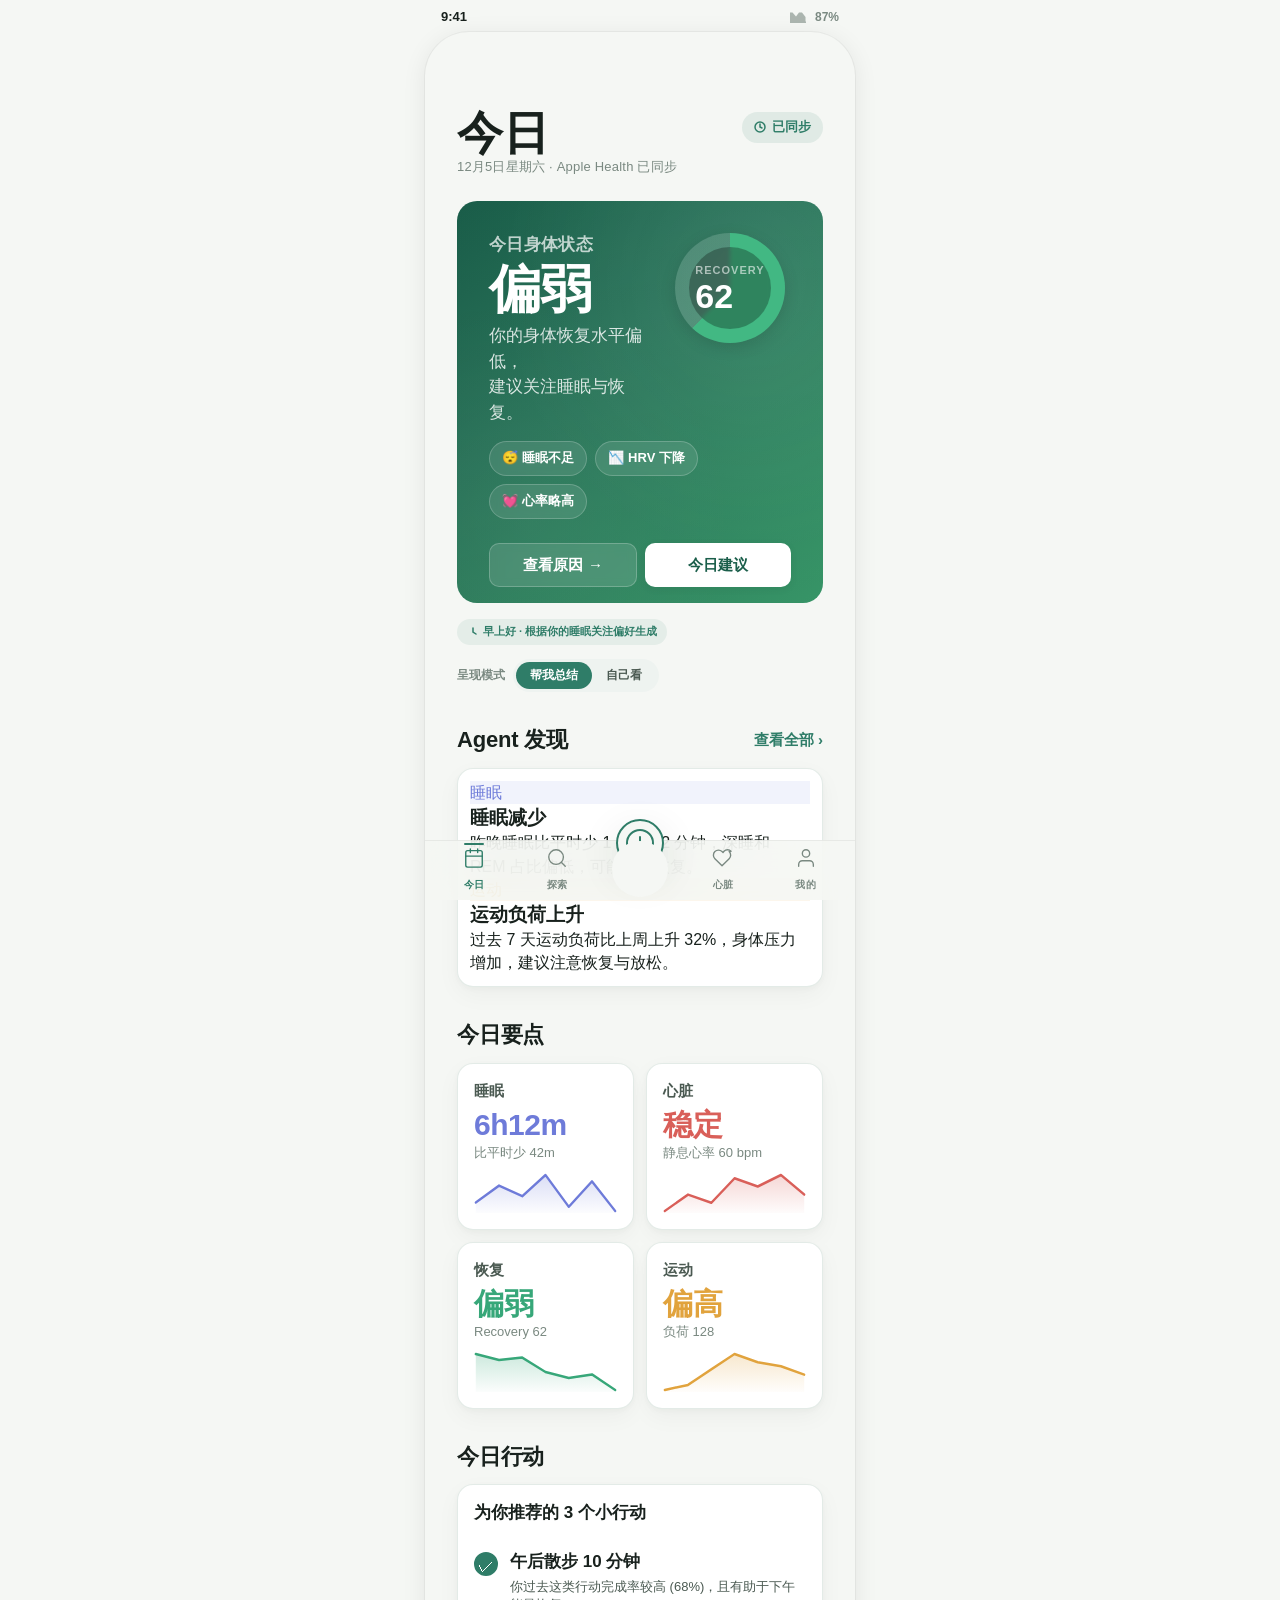
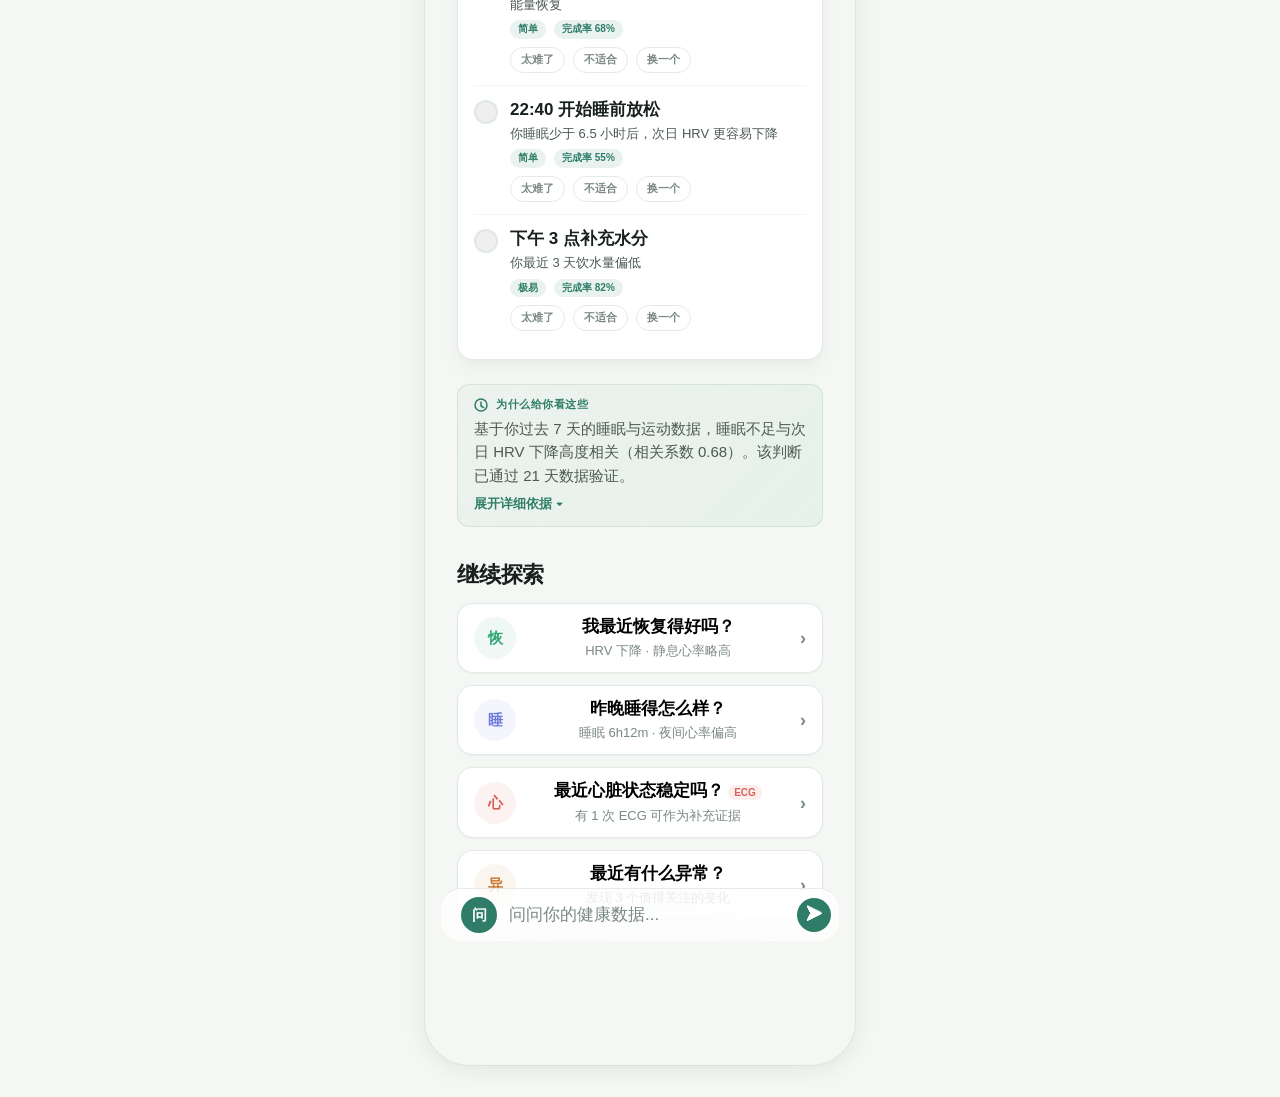
<file: apps/health-agent/h5/index.html>
<!doctype html>
<html lang="zh-CN">
<head>
  <meta charset="utf-8"/>
  <meta name="viewport" content="width=device-width, initial-scale=1, viewport-fit=cover, user-scalable=no"/>
  <meta name="theme-color" content="#F5F7F4"/>
  <meta name="apple-mobile-web-app-capable" content="yes"/>
  <meta name="apple-mobile-web-app-status-bar-style" content="default"/>
  <title>Health Agent</title>
  <link rel="stylesheet" href="./styles.css"/>
  <!-- iOS 18+ style PWA manifest -->
  <link rel="manifest" href="manifest.json"/>
  <!-- Preload critical assets -->
  <link rel="preload" href="./assets/today-hero-background.png" as="image"/>
  <link rel="preload" href="./assets/ecg-waveform-sample.png" as="image"/>
</head>
<body>
  <!-- Status bar simulation -->
  <div class="status-bar" id="statusBar">
    <span class="status-time" id="statusTime">9:41</span>
    <div class="status-icons">
      <svg width="18" height="12" viewBox="0 0 18 12" fill="none">
        <path d="M1 10.5V1.5H3.5L7 5.5L10 1.5H13L16.5 6V10.5H17V12H1V10.5Z" fill="currentColor" opacity="0.6"/>
      </svg>
      <span class="status-battery">87%</span>
    </div>
  </div>

  <main class="device-shell" id="deviceShell">
    <!-- Skeleton overlay for loading -->
    <div class="skeleton-overlay" id="skeletonOverlay" style="display:none;">
      <div class="skeleton-hero"></div>
      <div class="skeleton-line w60"></div>
      <div class="skeleton-line"></div>
      <div class="skeleton-line w80"></div>
      <div class="skeleton-card-grid">
        <div class="skeleton-card"></div>
        <div class="skeleton-card"></div>
      </div>
    </div>

    <!-- Page container with stack navigation -->
    <div class="page-stack" id="pageStack">
      <section class="app-screen" id="appScreen"></section>
    </div>

    <!-- Tab bar -->
    <nav class="tabbar" id="tabbar" aria-label="底部导航">
      <div class="tabbar-inner">
        <button class="tab-btn" data-tab="today" aria-label="今日">
          <span class="tab-icon">
            <svg width="24" height="24" viewBox="0 0 24 24" fill="none" stroke="currentColor" stroke-width="1.5" stroke-linecap="round" stroke-linejoin="round">
              <rect x="3" y="4" width="18" height="18" rx="2" ry="2"/>
              <line x1="16" y1="2" x2="16" y2="6"/>
              <line x1="8" y1="2" x2="8" y2="6"/>
              <line x1="3" y1="10" x2="21" y2="10"/>
            </svg>
          </span>
          <span class="tab-label">今日</span>
          <span class="tab-indicator"></span>
        </button>
        <button class="tab-btn" data-tab="explore" aria-label="探索">
          <span class="tab-icon">
            <svg width="24" height="24" viewBox="0 0 24 24" fill="none" stroke="currentColor" stroke-width="1.5" stroke-linecap="round" stroke-linejoin="round">
              <circle cx="11" cy="11" r="8"/>
              <line x1="21" y1="21" x2="16.65" y2="16.65"/>
            </svg>
          </span>
          <span class="tab-label">探索</span>
          <span class="tab-indicator"></span>
        </button>
        <button class="tab-btn tab-center" data-tab="" aria-label="健康提问">
          <span class="tab-icon-ring">
            <svg width="28" height="28" viewBox="0 0 28 28" fill="none">
              <circle cx="14" cy="14" r="13" stroke="currentColor" stroke-width="2"/>
              <path d="M14 8v7l4 2" stroke="currentColor" stroke-width="2" stroke-linecap="round"/>
            </svg>
          </span>
          <span class="tab-label">提问</span>
          <span class="tab-indicator"></span>
        </button>
        <button class="tab-btn" data-tab="heart" aria-label="心脏">
          <span class="tab-icon">
            <svg width="24" height="24" viewBox="0 0 24 24" fill="none" stroke="currentColor" stroke-width="1.5" stroke-linecap="round" stroke-linejoin="round">
              <path d="M20.84 4.61a5.5 5.5 0 0 0-7.78 0L12 6.07l-1.06-1.06a5.5 5.5 0 0 0-7.78 7.78l7.78 7.78 7.78-7.78a5.5 5.5 0 0 0 0-7.78z"/>
            </svg>
          </span>
          <span class="tab-label">心脏</span>
          <span class="tab-indicator"></span>
        </button>
        <button class="tab-btn" data-tab="me" aria-label="我的">
          <span class="tab-icon">
            <svg width="24" height="24" viewBox="0 0 24 24" fill="none" stroke="currentColor" stroke-width="1.5" stroke-linecap="round" stroke-linejoin="round">
              <path d="M20 21v-2a4 4 0 0 0-4-4H8a4 4 0 0 0-4 4v2"/>
              <circle cx="12" cy="7" r="4"/>
            </svg>
          </span>
          <span class="tab-label">我的</span>
          <span class="tab-indicator"></span>
        </button>
      </div>
      <!-- Center FAB overlap -->
      <div class="tab-fab-overlap"></div>
    </nav>

    <!-- Toast notification -->
    <div class="toast" id="toast"></div>
  </main>

  <script src="./app.js"></script>
</body>
</html>
</file>
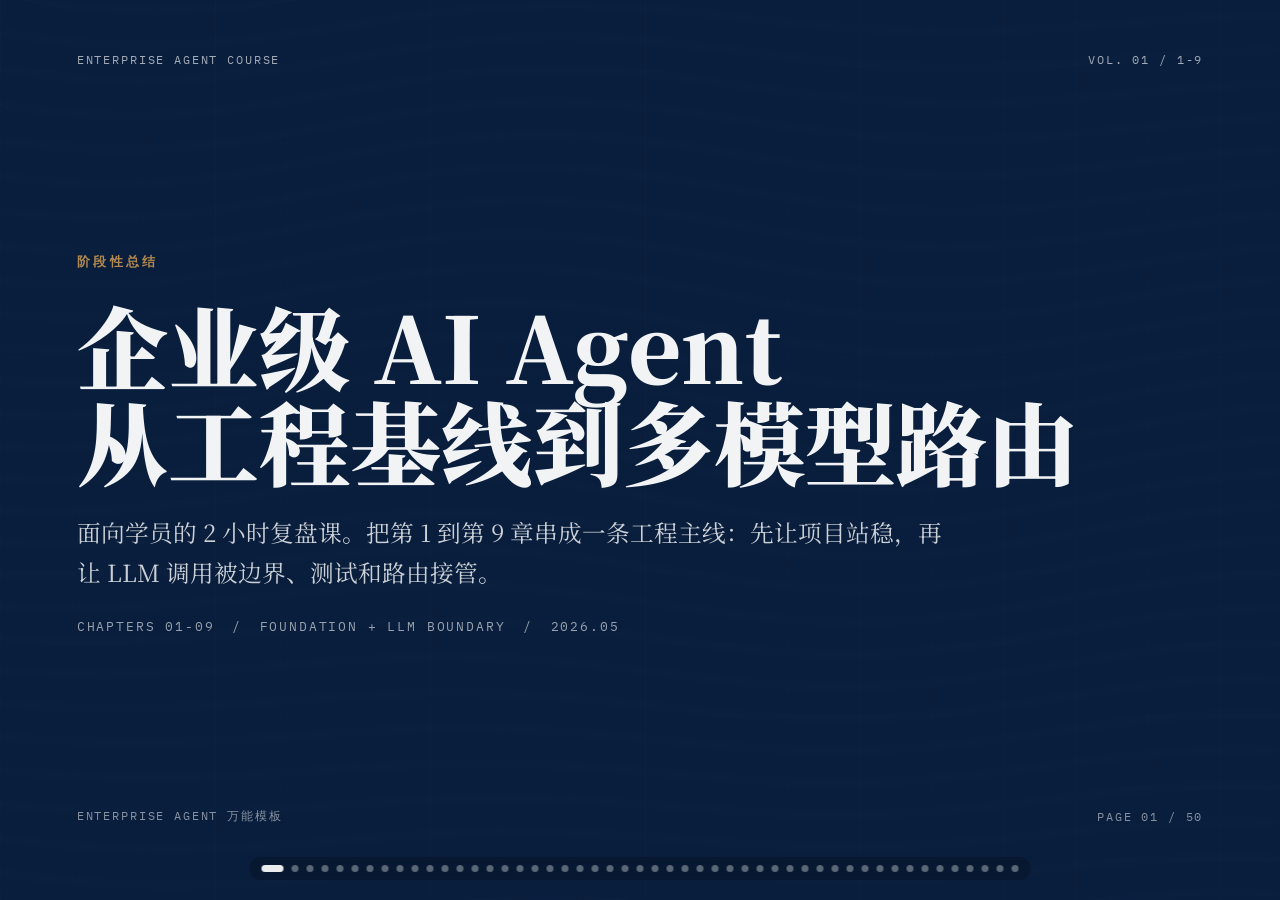
<file: agents/enterprise-agent/docs/ppt/index.html>
<!doctype html>
<html lang="zh-CN">
<head>
  <meta charset="utf-8" />
  <meta name="viewport" content="width=device-width, initial-scale=1" />
  <title>Enterprise Agent 阶段性总结：第 1 到第 9 章</title>
  <link rel="preconnect" href="https://fonts.googleapis.com">
  <link rel="preconnect" href="https://fonts.gstatic.com" crossorigin>
  <link href="https://fonts.googleapis.com/css2?family=IBM+Plex+Mono:wght@400;500;600&family=Noto+Sans+SC:wght@300;400;500;700;900&family=Noto+Serif+SC:wght@400;500;700;900&family=Playfair+Display:wght@600;700;800&display=swap" rel="stylesheet">
  <style>
    :root {
      --ink: #0a1f3d;
      --ink-rgb: 10, 31, 61;
      --paper: #f1f3f5;
      --paper-rgb: 241, 243, 245;
      --paper-tint: #e4e8ec;
      --ink-tint: #152a4a;
      --accent: #b2894f;
      --accent-2: #5f778e;
      --serif-zh: "Noto Serif SC", source-han-serif-sc, serif;
      --sans-zh: "Noto Sans SC", source-han-sans-sc, sans-serif;
      --serif-en: "Playfair Display", Georgia, serif;
      --mono: "IBM Plex Mono", ui-monospace, SFMono-Regular, Consolas, monospace;
    }

    * { box-sizing: border-box; }
    html, body { width: 100%; height: 100%; margin: 0; overflow: hidden; }
    body {
      background: var(--ink);
      color: var(--paper);
      font-family: var(--sans-zh);
      -webkit-font-smoothing: antialiased;
      text-rendering: optimizeLegibility;
    }
    canvas.bg { position: fixed; inset: 0; width: 100vw; height: 100vh; z-index: 0; }
    #deck {
      position: fixed;
      inset: 0;
      height: 100vh;
      display: flex;
      flex-wrap: nowrap;
      z-index: 10;
      transition: transform .78s cubic-bezier(.77,0,.175,1);
      will-change: transform;
    }
    .slide {
      position: relative;
      width: 100vw;
      height: 100vh;
      flex: 0 0 100vw;
      padding: 5.8vh 6vw 8.5vh;
      display: flex;
      flex-direction: column;
      overflow: hidden;
      isolation: isolate;
    }
    .slide::before {
      content: "";
      position: absolute;
      inset: 0;
      z-index: -1;
      background:
        linear-gradient(90deg, rgba(255,255,255,.035) 1px, transparent 1px),
        linear-gradient(0deg, rgba(255,255,255,.028) 1px, transparent 1px);
      background-size: 5.6vw 5.6vw;
      opacity: .55;
      pointer-events: none;
    }
    .slide.light {
      color: var(--ink);
      background: rgba(var(--paper-rgb), .88);
      backdrop-filter: blur(3px);
    }
    .slide.dark {
      color: var(--paper);
      background: rgba(var(--ink-rgb), .82);
      backdrop-filter: blur(3px);
    }
    .slide.hero.light { background: rgba(var(--paper-rgb), .30); }
    .slide.hero.dark { background: rgba(var(--ink-rgb), .35); }
    .slide.hero::before { opacity: .28; }
    .chrome, .foot {
      display: flex;
      justify-content: space-between;
      gap: 2rem;
      font-family: var(--mono);
      font-size: 0.72rem;
      letter-spacing: .16em;
      text-transform: uppercase;
      opacity: .66;
      flex: 0 0 auto;
    }
    .foot { margin-top: auto; align-items: flex-end; opacity: .54; }
    .frame {
      flex: 1;
      min-height: 0;
      display: flex;
      flex-direction: column;
      justify-content: center;
      gap: 1.6rem;
      padding: 3.2vh 0 2vh;
    }
    .kicker {
      font-family: var(--mono);
      font-size: .82rem;
      letter-spacing: .26em;
      text-transform: uppercase;
      color: var(--accent);
      font-weight: 600;
    }
    h1, h2, h3, p { margin: 0; }
    .h-hero {
      font-family: var(--serif-zh);
      font-size: 5.7rem;
      line-height: 1.04;
      font-weight: 900;
      letter-spacing: 0;
      max-width: 86vw;
    }
    .h-xl {
      font-family: var(--serif-zh);
      font-size: 3.75rem;
      line-height: 1.16;
      font-weight: 800;
      letter-spacing: 0;
      max-width: 84vw;
    }
    .h-md {
      font-family: var(--serif-zh);
      font-size: 2rem;
      line-height: 1.32;
      font-weight: 700;
    }
    .lead {
      font-family: var(--serif-zh);
      font-size: 1.48rem;
      line-height: 1.68;
      max-width: 68vw;
      opacity: .84;
    }
    .body {
      font-size: 1.05rem;
      line-height: 1.7;
      opacity: .82;
      max-width: 60vw;
    }
    .meta-row {
      display: flex;
      flex-wrap: wrap;
      gap: .8rem 1.1rem;
      align-items: baseline;
      font-family: var(--mono);
      font-size: .82rem;
      letter-spacing: .14em;
      text-transform: uppercase;
      opacity: .62;
    }
    .grid-2 { display: grid; grid-template-columns: 1fr 1fr; gap: 4vw; align-items: start; }
    .grid-3 { display: grid; grid-template-columns: repeat(3, 1fr); gap: 2.4vw; align-items: stretch; }
    .grid-4 { display: grid; grid-template-columns: repeat(2, 1fr); gap: 2.2vw 3vw; align-items: stretch; }
    .grid-6 { display: grid; grid-template-columns: repeat(3, 1fr); gap: 2.2vw 3vw; align-items: stretch; }
    .text-stack { display: flex; flex-direction: column; gap: 1.15rem; }
    .panel {
      border-top: 1px solid currentColor;
      padding-top: 1.15rem;
      min-width: 0;
    }
    .panel .label {
      font-family: var(--mono);
      font-size: .72rem;
      letter-spacing: .2em;
      text-transform: uppercase;
      opacity: .58;
      margin-bottom: .7rem;
    }
    .panel .title {
      font-family: var(--serif-zh);
      font-size: 1.55rem;
      line-height: 1.28;
      font-weight: 700;
      margin-bottom: .55rem;
    }
    .panel .desc {
      font-size: .98rem;
      line-height: 1.58;
      opacity: .76;
    }
    .stat {
      border-top: 1px solid currentColor;
      padding-top: 1rem;
    }
    .stat .num {
      font-family: var(--serif-en);
      font-size: 4.4rem;
      line-height: .95;
      font-weight: 800;
      letter-spacing: 0;
    }
    .stat .unit {
      font-family: var(--serif-zh);
      font-size: 1.3rem;
      font-weight: 500;
      opacity: .74;
      margin-left: .2rem;
    }
    .stat .note {
      margin-top: .7rem;
      font-size: .96rem;
      line-height: 1.55;
      opacity: .75;
    }
    .pipeline { display: grid; grid-template-columns: repeat(5, 1fr); gap: 1.3vw; margin-top: 1.2rem; }
    .pipeline[data-cols="4"] { grid-template-columns: repeat(4, 1fr); }
    .pipeline[data-cols="6"] { grid-template-columns: repeat(6, 1fr); }
    .step { border-top: 1px solid currentColor; padding-top: .9rem; }
    .step .nb { font-family: var(--serif-en); font-style: italic; opacity: .48; margin-bottom: .35rem; }
    .step .st { font-weight: 800; font-size: 1.06rem; line-height: 1.22; }
    .step .sd { margin-top: .45rem; font-size: .86rem; line-height: 1.46; opacity: .74; }
    .callout {
      border-left: 3px solid currentColor;
      padding: 1.1rem 1.3rem;
      background: rgba(127,127,127,.08);
      font-family: var(--serif-zh);
      font-size: 1.2rem;
      line-height: 1.55;
    }
    .quote {
      font-family: var(--serif-zh);
      font-size: 4.2rem;
      line-height: 1.18;
      font-weight: 800;
      max-width: 78vw;
    }
    figure { margin: 0; min-width: 0; }
    .frame-img {
      overflow: hidden;
      border-radius: 4px;
      border: 1px solid rgba(127,127,127,.26);
      background: rgba(0,0,0,.06);
    }
    .frame-img img {
      width: 100%;
      height: 100%;
      object-fit: cover;
      object-position: top center;
      display: block;
    }
    figcaption, .caption {
      margin-top: .55rem;
      font-family: var(--mono);
      font-size: .72rem;
      letter-spacing: .18em;
      text-transform: uppercase;
      opacity: .62;
    }
    ul.clean {
      list-style: none;
      margin: 0;
      padding: 0;
      display: flex;
      flex-direction: column;
      gap: .78rem;
      font-size: 1rem;
      line-height: 1.55;
      opacity: .8;
    }
    ul.clean li { border-top: 1px solid rgba(127,127,127,.26); padding-top: .7rem; }
    code {
      font-family: var(--mono);
      font-size: .9em;
      background: rgba(127,127,127,.13);
      padding: .05rem .34rem;
      border-radius: 4px;
    }
    .small { font-size: .9rem; line-height: 1.55; opacity: .72; }
    .wide { max-width: 78vw; }
    .tight { max-width: 52vw; }
    .accent { color: var(--accent); }
    .index {
      position: absolute;
      right: 5.8vw;
      bottom: 9.5vh;
      font-family: var(--serif-en);
      font-size: 13rem;
      line-height: .8;
      font-weight: 800;
      opacity: .055;
      pointer-events: none;
    }
    #nav {
      position: fixed;
      left: 50%;
      bottom: 2.2vh;
      transform: translateX(-50%);
      z-index: 30;
      display: flex;
      gap: 8px;
      padding: 8px 12px;
      border-radius: 999px;
      background: rgba(0,0,0,.18);
      backdrop-filter: blur(10px);
      max-width: 76vw;
      overflow: hidden;
    }
    #nav button {
      width: 7px;
      height: 7px;
      border-radius: 999px;
      border: 0;
      padding: 0;
      background: rgba(255,255,255,.34);
      cursor: pointer;
    }
    #nav button.active { width: 22px; background: rgba(255,255,255,.92); }
    .light + #nav button { background: rgba(0,0,0,.25); }
    @media (max-width: 900px) {
      .slide { padding: 4.8vh 5vw 8vh; }
      .h-hero { font-size: 3.5rem; }
      .h-xl { font-size: 2.55rem; }
      .lead { font-size: 1.15rem; max-width: 88vw; }
      .quote { font-size: 2.4rem; }
      .grid-2, .grid-3, .grid-4, .grid-6, .pipeline, .pipeline[data-cols="4"], .pipeline[data-cols="6"] { grid-template-columns: 1fr; }
      .frame-img { max-height: 34vh; }
      .index { font-size: 7rem; }
    }
  </style>
</head>
<body>
  <canvas class="bg" id="bg"></canvas>
  <main id="deck">

    <section class="slide hero dark">
      <div class="chrome"><div>Enterprise Agent Course</div><div>Vol. 01 / 1-9</div></div>
      <div class="frame">
        <div class="kicker">阶段性总结</div>
        <h1 class="h-hero">企业级 AI Agent<br>从工程基线到多模型路由</h1>
        <p class="lead">面向学员的 2 小时复盘课。把第 1 到第 9 章串成一条工程主线：先让项目站稳，再让 LLM 调用被边界、测试和路由接管。</p>
        <div class="meta-row"><span>Chapters 01-09</span><span>/</span><span>Foundation + LLM Boundary</span><span>/</span><span>2026.05</span></div>
      </div>
      <div class="foot"><div>Enterprise Agent 万能模板</div><div>Page 01 / 50</div></div>
    </section>

    <section class="slide light">
      <div class="chrome"><div>Course Map</div><div>02 / 50</div></div>
      <div class="frame">
        <div class="kicker">Two Hours</div>
        <h2 class="h-xl">这不是九章重讲，而是一次系统复盘。</h2>
        <div class="grid-4">
          <div class="stat"><div class="num">25<span class="unit">min</span></div><div class="note">工程基线：项目、包结构、测试节奏。</div></div>
          <div class="stat"><div class="num">30<span class="unit">min</span></div><div class="note">运行基础：配置、环境变量、日志和错误。</div></div>
          <div class="stat"><div class="num">45<span class="unit">min</span></div><div class="note">LLM 边界：消息、请求、响应、Mock、真实客户端。</div></div>
          <div class="stat"><div class="num">20<span class="unit">min</span></div><div class="note">多模型路由：任务类型、默认路由、测试矩阵和下一步。</div></div>
        </div>
      </div>
      <div class="foot"><div>建议节奏：讲解 90 分钟，穿插讨论 30 分钟</div><div>Agenda</div></div>
    </section>

    <section class="slide dark">
      <div class="chrome"><div>Learner Promise</div><div>03 / 50</div></div>
      <div class="frame grid-2">
        <div class="text-stack">
          <div class="kicker">End State</div>
          <h2 class="h-xl">学完第 9 章，学员应该能解释一个最小 LLM 网关。</h2>
          <p class="lead">这个网关暂时不追求智能，但每一层都可替换、可测试、可追踪。</p>
        </div>
        <div class="text-stack">
          <div class="panel"><div class="label">Explain</div><div class="title">为什么先做工程基础</div><div class="desc">没有可安装、可测试、可配置的项目，Agent 逻辑只会变成脚本堆叠。</div></div>
          <div class="panel"><div class="label">Build</div><div class="title">如何定义 LLM 调用边界</div><div class="desc">Message、LLMRequest、LLMResponse 让模型调用从 dict 变成受约束的对象。</div></div>
          <div class="panel"><div class="label">Route</div><div class="title">如何按任务选择模型</div><div class="desc">LLMRouter 把上层调用者和具体模型客户端解耦。</div></div>
        </div>
      </div>
      <div class="foot"><div>学习目标</div><div>Outcome</div></div>
    </section>

    <section class="slide light">
      <div class="chrome"><div>Nine Chapters</div><div>04 / 50</div></div>
      <div class="frame">
        <div class="kicker">Progression</div>
        <h2 class="h-xl">1 到 9 章，是从“能运行”走向“能替换”。</h2>
        <div class="pipeline" data-cols="6">
          <div class="step"><div class="nb">01</div><div class="st">Project</div><div class="sd">工程启动与开发环境。</div></div>
          <div class="step"><div class="nb">02</div><div class="st">Package</div><div class="sd">src layout 与公开入口。</div></div>
          <div class="step"><div class="nb">03</div><div class="st">Testing</div><div class="sd">小步测试驱动。</div></div>
          <div class="step"><div class="nb">04</div><div class="st">Config</div><div class="sd">运行配置与环境变量。</div></div>
          <div class="step"><div class="nb">05</div><div class="st">Logging</div><div class="sd">日志和错误消息。</div></div>
          <div class="step"><div class="nb">06</div><div class="st">Shape</div><div class="sd">LLM 调用对象。</div></div>
        </div>
        <div class="pipeline" data-cols="4">
          <div class="step"><div class="nb">07</div><div class="st">Mock</div><div class="sd">无 API Key 的模型客户端。</div></div>
          <div class="step"><div class="nb">08</div><div class="st">Real Client</div><div class="sd">OpenAI-compatible 边界。</div></div>
          <div class="step"><div class="nb">09</div><div class="st">Router</div><div class="sd">多模型路由入门。</div></div>
          <div class="step"><div class="nb">10</div><div class="st">Next</div><div class="sd">Token 与成本统计。</div></div>
        </div>
      </div>
      <div class="foot"><div>课程进度来自 docs/COURSE_PROGRESS.md</div><div>Map</div></div>
    </section>

    <section class="slide hero light">
      <div class="chrome"><div>Act I</div><div>05 / 50</div></div>
      <div class="frame">
        <div class="kicker">工程基础</div>
        <h1 class="h-hero">先让项目站稳。</h1>
        <p class="lead tight">前五章不急着写 Agent。它们训练的是企业级项目的底层肌肉：安装、导入、测试、配置、日志。</p>
      </div>
      <div class="foot"><div>Chapters 01-05</div><div>Foundation</div></div>
    </section>

    <section class="slide dark">
      <div class="chrome"><div>Chapter 01</div><div>06 / 50</div></div>
      <div class="frame grid-2">
        <div class="text-stack">
          <div class="kicker">Project Setup</div>
          <h2 class="h-xl">第 1 章只做一件事：建立可继续扩展的 Python 工程基线。</h2>
          <p class="lead">不写 Agent，不调用模型，不接服务。先证明项目能被安装、导入和测试。</p>
        </div>
        <figure>
          <div class="frame-img" style="height: 56vh"><img src="images/01-project-setup-cover.jpg" alt="第 1 章工程启动封面"></div>
          <figcaption>01 Project Setup / Cover</figcaption>
        </figure>
      </div>
      <div class="foot"><div>本章交付：pyproject.toml / src 包 / pytest smoke test</div><div>01</div></div>
    </section>

    <section class="slide light">
      <div class="chrome"><div>Chapter 01</div><div>07 / 50</div></div>
      <div class="frame grid-2">
        <figure>
          <div class="frame-img" style="height: 58vh"><img src="images/01-project-setup-flow.jpg" alt="工程启动流程"></div>
          <figcaption>Install / Import / Test</figcaption>
        </figure>
        <div class="text-stack">
          <div class="kicker">Minimum Loop</div>
          <h2 class="h-xl">最小闭环不是功能，是反馈。</h2>
          <ul class="clean">
            <li><code>pyproject.toml</code> 定义包、依赖和 pytest 配置。</li>
            <li><code>src/enterprise_agent</code> 成为正式实现入口。</li>
            <li><code>ProjectInfo</code> 和 smoke test 证明测试环境能导入项目。</li>
          </ul>
        </div>
      </div>
      <div class="foot"><div>项目基线的价值：所有后续章节都能在同一反馈回路内迭代</div><div>Feedback</div></div>
    </section>

    <section class="slide light">
      <div class="chrome"><div>Chapter 01</div><div>08 / 50</div></div>
      <div class="frame">
        <div class="kicker">Teaching Point</div>
        <h2 class="h-xl">第 1 章的判断标准：不要看代码多不多，看它能否被验证。</h2>
        <div class="grid-3">
          <div class="panel"><div class="label">Object</div><div class="title"><code>ProjectInfo</code></div><div class="desc">用最小对象承载项目名称、版本和课程阶段。</div></div>
          <div class="panel"><div class="label">Command</div><div class="title"><code>python -m pytest</code></div><div class="desc">把运行方式固定下来，减少“我这里可以”的噪音。</div></div>
          <div class="panel"><div class="label">Boundary</div><div class="title">不提前创建大目录</div><div class="desc">evaluation、monitoring、RAG 等目录等章节需要时再出现。</div></div>
        </div>
      </div>
      <div class="foot"><div>开局要克制，工程才会清楚</div><div>Baseline</div></div>
    </section>

    <section class="slide dark">
      <div class="chrome"><div>Chapter 02</div><div>09 / 50</div></div>
      <div class="frame grid-2">
        <div class="text-stack">
          <div class="kicker">Package Structure</div>
          <h2 class="h-xl">第 2 章把“文件夹”升级成“包边界”。</h2>
          <p class="lead">包结构不是整理癖。它决定后面的 LLM、Agent、工具、RAG 和记忆模块能不能独立演进。</p>
        </div>
        <figure>
          <div class="frame-img" style="height: 56vh"><img src="images/02-package-structure-cover.jpg" alt="Python 包结构封面"></div>
          <figcaption>02 Package Structure / Cover</figcaption>
        </figure>
      </div>
      <div class="foot"><div>本章交付：foundation 子包和导入边界测试</div><div>02</div></div>
    </section>

    <section class="slide light">
      <div class="chrome"><div>Chapter 02</div><div>10 / 50</div></div>
      <div class="frame grid-2">
        <figure>
          <div class="frame-img" style="height: 58vh"><img src="images/02-package-structure-flow.jpg" alt="包结构流程"></div>
          <figcaption>src Layout / Public API / Import Tests</figcaption>
        </figure>
        <div class="text-stack">
          <div class="kicker">Public Surface</div>
          <h2 class="h-xl">公开入口要小，内部结构才能变。</h2>
          <ul class="clean">
            <li><code>enterprise_agent.__init__</code> 暴露顶层能力。</li>
            <li><code>foundation.__init__</code> 暴露基础模块能力。</li>
            <li>测试保护“应该从哪里导入”，而不是保护文件摆放习惯。</li>
          </ul>
        </div>
      </div>
      <div class="foot"><div>工程规则：导入路径就是长期契约</div><div>API Surface</div></div>
    </section>

    <section class="slide light">
      <div class="chrome"><div>Chapter 02</div><div>11 / 50</div></div>
      <div class="frame">
        <div class="kicker">Design Rules</div>
        <h2 class="h-xl">包结构的三条课堂规则。</h2>
        <div class="grid-3">
          <div class="panel"><div class="label">Rule 01</div><div class="title">外部调用顶层入口</div><div class="desc">学员优先从包入口理解能力，而不是跳进内部文件。</div></div>
          <div class="panel"><div class="label">Rule 02</div><div class="title">子包入口表达边界</div><div class="desc"><code>foundation</code> 是基础设施教学区，不混入 LLM 逻辑。</div></div>
          <div class="panel"><div class="label">Rule 03</div><div class="title">测试写契约</div><div class="desc">测试应该说明调用者可以依赖什么，而不是复制实现细节。</div></div>
        </div>
      </div>
      <div class="foot"><div>第 2 章是后续模块化的前提</div><div>Rules</div></div>
    </section>

    <section class="slide dark">
      <div class="chrome"><div>Chapter 03</div><div>12 / 50</div></div>
      <div class="frame grid-2">
        <div class="text-stack">
          <div class="kicker">Testing Rhythm</div>
          <h2 class="h-xl">第 3 章训练的是节奏，不是 pytest 语法。</h2>
          <p class="lead">用一个很小的标题格式化函数，练习从行为、失败、实现到重构的最小循环。</p>
        </div>
        <figure>
          <div class="frame-img" style="height: 56vh"><img src="images/03-testing-rhythm-cover.jpg" alt="测试驱动开发节奏封面"></div>
          <figcaption>03 Testing Rhythm / Cover</figcaption>
        </figure>
      </div>
      <div class="foot"><div>本章交付：format_chapter_title() 与五类测试</div><div>03</div></div>
    </section>

    <section class="slide light">
      <div class="chrome"><div>Chapter 03</div><div>13 / 50</div></div>
      <div class="frame grid-2">
        <figure>
          <div class="frame-img" style="height: 58vh"><img src="images/03-testing-rhythm-flow.jpg" alt="TDD 最小循环"></div>
          <figcaption>Red / Green / Refine</figcaption>
        </figure>
        <div class="text-stack">
          <div class="kicker">Small Function</div>
          <h2 class="h-xl">函数越小，越适合训练判断。</h2>
          <ul class="clean">
            <li>章节号补零：输入规则明确。</li>
            <li>标题清理：边界条件明确。</li>
            <li>非法输入异常：失败路径明确。</li>
          </ul>
        </div>
      </div>
      <div class="foot"><div>测试失败信息是教学材料，不是噪音</div><div>TDD</div></div>
    </section>

    <section class="slide light">
      <div class="chrome"><div>Chapter 03</div><div>14 / 50</div></div>
      <div class="frame">
        <div class="kicker">Test Naming</div>
        <h2 class="h-xl">好的测试名直接回答：什么条件下，应该发生什么。</h2>
        <div class="grid-3">
          <div class="panel"><div class="label">Shape</div><div class="title"><code>test_formats_single_digit_chapter</code></div><div class="desc">命名描述行为，不复述实现。</div></div>
          <div class="panel"><div class="label">Failure</div><div class="title">异常测试要明确</div><div class="desc">非法章节号、空标题、非字符串都要单独表达。</div></div>
          <div class="panel"><div class="label">Habit</div><div class="title">每章都保留验收命令</div><div class="desc">学员离开文档后，仍然知道如何证明完成。</div></div>
        </div>
      </div>
      <div class="foot"><div>测试不是附属物，是课程结构的一部分</div><div>Tests</div></div>
    </section>

    <section class="slide dark">
      <div class="chrome"><div>Chapter 04</div><div>15 / 50</div></div>
      <div class="frame grid-2">
        <div class="text-stack">
          <div class="kicker">Config</div>
          <h2 class="h-xl">第 4 章把运行差异收进配置对象。</h2>
          <p class="lead">环境变量不应该散落在业务逻辑里。先定义 <code>AppConfig</code>，再谈后续 API Key、预算和部署。</p>
        </div>
        <figure>
          <div class="frame-img" style="height: 56vh"><img src="images/04-config-env-cover.jpg" alt="配置与环境变量封面"></div>
          <figcaption>04 Config / Cover</figcaption>
        </figure>
      </div>
      <div class="foot"><div>本章交付：AppConfig / load_app_config() / .env.example</div><div>04</div></div>
    </section>

    <section class="slide light">
      <div class="chrome"><div>Chapter 04</div><div>16 / 50</div></div>
      <div class="frame grid-2">
        <figure>
          <div class="frame-img" style="height: 58vh"><img src="images/04-config-env-flow.jpg" alt="配置加载流程"></div>
          <figcaption>Defaults / Environment / Validation</figcaption>
        </figure>
        <div class="text-stack">
          <div class="kicker">Config Boundary</div>
          <h2 class="h-xl">配置加载分三步：默认值、覆盖、校验。</h2>
          <ul class="clean">
            <li>默认值让本地开发无需先配齐一切。</li>
            <li>环境变量覆盖让部署环境可以注入差异。</li>
            <li>校验让错误尽早发生，而不是运行中才爆。</li>
          </ul>
        </div>
      </div>
      <div class="foot"><div>本章暂时不解析 .env 文件，避免引入额外库分散主题</div><div>Config</div></div>
    </section>

    <section class="slide light">
      <div class="chrome"><div>Chapter 04</div><div>17 / 50</div></div>
      <div class="frame">
        <div class="kicker">Why Not Pydantic Yet</div>
        <h2 class="h-xl">课程早期不用重工具，是为了让校验规则可见。</h2>
        <div class="grid-3">
          <div class="panel"><div class="label">Visible</div><div class="title">看清字段</div><div class="desc"><code>environment</code>、<code>log_level</code>、<code>default_model</code>、<code>token_budget</code> 都有明确来源。</div></div>
          <div class="panel"><div class="label">Explicit</div><div class="title">看清覆盖</div><div class="desc">测试用 mapping 注入环境，避免全局环境污染。</div></div>
          <div class="panel"><div class="label">Deferred</div><div class="title">复杂性后移</div><div class="desc">配置库、密钥管理、真实部署在生产化章节再处理。</div></div>
        </div>
      </div>
      <div class="foot"><div>企业级不是一开始就重，而是边界清楚后再加重量</div><div>Tradeoff</div></div>
    </section>

    <section class="slide dark">
      <div class="chrome"><div>Chapter 05</div><div>18 / 50</div></div>
      <div class="frame grid-2">
        <div class="text-stack">
          <div class="kicker">Logging & Errors</div>
          <h2 class="h-xl">第 5 章让失败变得可读。</h2>
          <p class="lead">Agent 系统迟早会失败。课程先训练学员把失败变成日志和错误消息，而不是沉默或堆栈。</p>
        </div>
        <figure>
          <div class="frame-img" style="height: 56vh"><img src="images/05-logging-errors-cover.jpg" alt="日志与错误信息封面"></div>
          <figcaption>05 Logging / Cover</figcaption>
        </figure>
      </div>
      <div class="foot"><div>本章交付：configure_logging() / format_error_message()</div><div>05</div></div>
    </section>

    <section class="slide light">
      <div class="chrome"><div>Chapter 05</div><div>19 / 50</div></div>
      <div class="frame grid-2">
        <figure>
          <div class="frame-img" style="height: 58vh"><img src="images/05-logging-errors-flow.jpg" alt="日志与错误流程"></div>
          <figcaption>Logger / Handler / Formatter</figcaption>
        </figure>
        <div class="text-stack">
          <div class="kicker">Observable Basics</div>
          <h2 class="h-xl">日志基础先求确定性。</h2>
          <ul class="clean">
            <li>每次配置替换已有 handler，避免重复输出。</li>
            <li>日志格式固定，方便学员对照测试。</li>
            <li>错误消息格式化，让异常适合展示给调用者。</li>
          </ul>
        </div>
      </div>
      <div class="foot"><div>结构化日志、追踪 ID 和指标留到后续生产章节</div><div>Logging</div></div>
    </section>

    <section class="slide light">
      <div class="chrome"><div>Act I Recap</div><div>20 / 50</div></div>
      <div class="frame">
        <div class="kicker">Foundation Recap</div>
        <h2 class="h-xl">前五章的共同主题：先建立工程语言。</h2>
        <div class="grid-6">
          <div class="panel"><div class="label">01</div><div class="title">可安装</div><div class="desc">项目不是散文件。</div></div>
          <div class="panel"><div class="label">02</div><div class="title">可导入</div><div class="desc">包入口有契约。</div></div>
          <div class="panel"><div class="label">03</div><div class="title">可测试</div><div class="desc">行为有反馈。</div></div>
          <div class="panel"><div class="label">04</div><div class="title">可配置</div><div class="desc">运行差异有边界。</div></div>
          <div class="panel"><div class="label">05</div><div class="title">可观察</div><div class="desc">失败能被读懂。</div></div>
          <div class="panel"><div class="label">Then</div><div class="title">可替换</div><div class="desc">LLM 客户端才能进入。</div></div>
        </div>
      </div>
      <div class="foot"><div>从第 6 章开始，课程进入 LLM 调用边界</div><div>Recap</div></div>
    </section>

    <section class="slide hero dark">
      <div class="chrome"><div>Act II</div><div>21 / 50</div></div>
      <div class="frame">
        <div class="kicker">LLM 调用边界</div>
        <h1 class="h-hero">不要把模型调用写成一坨 dict。</h1>
        <p class="lead tight">第 6 到第 8 章的任务，是把“发给模型的东西”和“模型返回的东西”变成工程可管理对象。</p>
      </div>
      <div class="foot"><div>Chapters 06-08</div><div>LLM Boundary</div></div>
    </section>

    <section class="slide dark">
      <div class="chrome"><div>Chapter 06</div><div>22 / 50</div></div>
      <div class="frame grid-2">
        <div class="text-stack">
          <div class="kicker">Call Shape</div>
          <h2 class="h-xl">第 6 章定义 LLM 调用长什么样。</h2>
          <p class="lead">本章仍然不接真实模型。先把 Message、LLMRequest、LLMResponse 这三个对象讲清楚。</p>
        </div>
        <figure>
          <div class="frame-img" style="height: 56vh"><img src="images/06-llm-call-shape-cover.jpg" alt="LLM 调用形状封面"></div>
          <figcaption>06 LLM Call Shape / Cover</figcaption>
        </figure>
      </div>
      <div class="foot"><div>本章交付：provider-neutral payload 与 token usage</div><div>06</div></div>
    </section>

    <section class="slide light">
      <div class="chrome"><div>Chapter 06</div><div>23 / 50</div></div>
      <div class="frame grid-2">
        <figure>
          <div class="frame-img" style="height: 58vh"><img src="images/06-boundary-map.jpg" alt="LLM 调用边界地图"></div>
          <figcaption>Boundary Map</figcaption>
        </figure>
        <div class="text-stack">
          <div class="kicker">Four Layers</div>
          <h2 class="h-xl">模型调用被拆成四层。</h2>
          <ul class="clean">
            <li>消息层：谁说了什么。</li>
            <li>请求层：调用哪个模型、带什么参数。</li>
            <li>响应层：模型返回什么、用了多少 token。</li>
            <li>客户端层：谁负责真正调用。</li>
          </ul>
        </div>
      </div>
      <div class="foot"><div>第 6 章只完成前三层，客户端从第 7 章开始</div><div>Boundary</div></div>
    </section>

    <section class="slide dark">
      <div class="chrome"><div>Chapter 06</div><div>24 / 50</div></div>
      <div class="frame grid-2">
        <div class="text-stack">
          <div class="kicker">Message</div>
          <h2 class="h-xl">Message 是最小语义单位。</h2>
          <p class="lead">它约束 role、content 和可选 name。课程刻意不把消息写成裸 dict，是为了让校验和转换有固定位置。</p>
          <div class="callout">先让数据结构说清楚“允许什么”，再让客户端负责“怎么发送”。</div>
        </div>
        <figure>
          <div class="frame-img" style="height: 58vh"><img src="images/06-message-stack.jpg" alt="消息栈结构"></div>
          <figcaption>Message Stack</figcaption>
        </figure>
      </div>
      <div class="foot"><div>Role 白名单保持学习边界稳定</div><div>Message</div></div>
    </section>

    <section class="slide light">
      <div class="chrome"><div>Chapter 06</div><div>25 / 50</div></div>
      <div class="frame grid-2">
        <figure>
          <div class="frame-img" style="height: 58vh"><img src="images/06-request-payload.jpg" alt="LLM 请求 payload"></div>
          <figcaption>Request Payload</figcaption>
        </figure>
        <div class="text-stack">
          <div class="kicker">LLMRequest</div>
          <h2 class="h-xl">请求对象把调用参数收拢。</h2>
          <ul class="clean">
            <li><code>model</code> 决定目标模型名称。</li>
            <li><code>messages</code> 使用 tuple，避免调用中被外部修改。</li>
            <li><code>temperature</code>、<code>max_output_tokens</code>、<code>metadata</code> 都有校验。</li>
          </ul>
        </div>
      </div>
      <div class="foot"><div>to_payload() 是供应商无关结构的出口</div><div>Request</div></div>
    </section>

    <section class="slide light">
      <div class="chrome"><div>Chapter 06</div><div>26 / 50</div></div>
      <div class="frame grid-2">
        <div class="text-stack">
          <div class="kicker">LLMResponse</div>
          <h2 class="h-xl">响应对象让成本和追踪有入口。</h2>
          <ul class="clean">
            <li>assistant 响应仍然是 <code>Message</code>。</li>
            <li><code>input_tokens</code> 与 <code>output_tokens</code> 为第 10 章成本统计铺路。</li>
            <li><code>finish_reason</code> 和 <code>raw_id</code> 为后续观察性保留字段。</li>
          </ul>
        </div>
        <figure>
          <div class="frame-img" style="height: 58vh"><img src="images/06-response-usage.jpg" alt="LLM 响应用量"></div>
          <figcaption>Response Usage</figcaption>
        </figure>
      </div>
      <div class="foot"><div>第 10 章会把 usage 转成成本、预算和限制规则</div><div>Response</div></div>
    </section>

    <section class="slide dark">
      <div class="chrome"><div>Chapter 06</div><div>27 / 50</div></div>
      <div class="frame">
        <div class="kicker">Enterprise Tradeoff</div>
        <h2 class="h-xl">第 6 章的取舍，是初学者最容易忽略的地方。</h2>
        <div class="grid-3">
          <div class="panel"><div class="label">Dataclass</div><div class="title">不用裸 dict</div><div class="desc">校验、转换和字段含义都在对象里。</div></div>
          <div class="panel"><div class="label">No Pydantic</div><div class="title">先看清规则</div><div class="desc">等字段更多、嵌套更深时，再引入重工具。</div></div>
          <div class="panel"><div class="label">No Real API</div><div class="title">先分离问题</div><div class="desc">数据边界和网络调用不要在同一章混讲。</div></div>
        </div>
      </div>
      <div class="foot"><div>这一页适合课堂讨论：抽象是不是太早？</div><div>Tradeoff</div></div>
    </section>

    <section class="slide dark">
      <div class="chrome"><div>Chapter 07</div><div>28 / 50</div></div>
      <div class="frame grid-2">
        <div class="text-stack">
          <div class="kicker">Mock LLM Client</div>
          <h2 class="h-xl">第 7 章让学员不用 API Key 也能学模型调用。</h2>
          <p class="lead">MockLLMClient 不模拟智能，只模拟边界：异步接口、稳定响应、调用历史和 token usage。</p>
        </div>
        <figure>
          <div class="frame-img" style="height: 56vh"><img src="images/07-mock-cover.jpg" alt="Mock LLM Client 封面"></div>
          <figcaption>07 Mock Client / Cover</figcaption>
        </figure>
      </div>
      <div class="foot"><div>本章交付：BaseLLMClient / MockLLMClient / async tests</div><div>07</div></div>
    </section>

    <section class="slide light">
      <div class="chrome"><div>Chapter 07</div><div>29 / 50</div></div>
      <div class="frame grid-2">
        <figure>
          <div class="frame-img" style="height: 58vh"><img src="images/07-client-boundary.jpg" alt="客户端边界"></div>
          <figcaption>Client Boundary</figcaption>
        </figure>
        <div class="text-stack">
          <div class="kicker">BaseLLMClient</div>
          <h2 class="h-xl">客户端边界统一成一个异步方法。</h2>
          <div class="callout"><code>complete(request: LLMRequest) -> LLMResponse</code></div>
          <p class="body">上层代码不应该关心是真模型、Mock、Router，还是未来的缓存客户端。它只依赖这个统一边界。</p>
        </div>
      </div>
      <div class="foot"><div>抽象类比 Protocol 更适合此阶段教学</div><div>Client</div></div>
    </section>

    <section class="slide light">
      <div class="chrome"><div>Chapter 07</div><div>30 / 50</div></div>
      <div class="frame grid-2">
        <div class="text-stack">
          <div class="kicker">Async Flow</div>
          <h2 class="h-xl">为什么一开始就用 async？</h2>
          <ul class="clean">
            <li>真实模型调用天然是 I/O。</li>
            <li>未来 Agent 循环、工具调用、RAG 检索都会遇到等待。</li>
            <li>早期统一异步接口，避免后面从同步迁移。</li>
          </ul>
        </div>
        <figure>
          <div class="frame-img" style="height: 58vh"><img src="images/07-async-flow.jpg" alt="异步调用流程"></div>
          <figcaption>Async Complete Flow</figcaption>
        </figure>
      </div>
      <div class="foot"><div>测试中可以直接用 asyncio.run()，暂不引入 pytest-asyncio</div><div>Async</div></div>
    </section>

    <section class="slide dark">
      <div class="chrome"><div>Chapter 07</div><div>31 / 50</div></div>
      <div class="frame grid-2">
        <figure>
          <div class="frame-img" style="height: 58vh"><img src="images/07-mock-contract.jpg" alt="Mock 契约"></div>
          <figcaption>Mock Contract</figcaption>
        </figure>
        <div class="text-stack">
          <div class="kicker">Mock Contract</div>
          <h2 class="h-xl">Mock 的价值不是像真，而是稳定。</h2>
          <ul class="clean">
            <li>固定 response_text，方便断言。</li>
            <li>固定 token usage，方便后续成本测试。</li>
            <li>记录 calls，方便验证请求是否被传递。</li>
          </ul>
        </div>
      </div>
      <div class="foot"><div>Mock 不模拟太多，测试才不会被假智能污染</div><div>Mock</div></div>
    </section>

    <section class="slide light">
      <div class="chrome"><div>Chapter 07</div><div>32 / 50</div></div>
      <div class="frame grid-2">
        <div class="text-stack">
          <div class="kicker">Testing Matrix</div>
          <h2 class="h-xl">这一章的测试矩阵训练“客户端思维”。</h2>
          <ul class="clean">
            <li>抽象边界不能直接实例化。</li>
            <li>Mock 返回稳定响应。</li>
            <li>调用历史只读暴露。</li>
            <li>非法配置和非法请求快速失败。</li>
          </ul>
        </div>
        <figure>
          <div class="frame-img" style="height: 58vh"><img src="images/07-testing-matrix.jpg" alt="Mock 客户端测试矩阵"></div>
          <figcaption>Mock Testing Matrix</figcaption>
        </figure>
      </div>
      <div class="foot"><div>每个测试新建一个 client，避免状态串扰</div><div>Tests</div></div>
    </section>

    <section class="slide hero light">
      <div class="chrome"><div>Act III</div><div>33 / 50</div></div>
      <div class="frame">
        <div class="kicker">真实客户端与路由</div>
        <h1 class="h-hero">从“能模拟”走向“能替换”。</h1>
        <p class="lead tight">第 8 章把真实供应商边界收进 transport；第 9 章把多个客户端收进 Router。</p>
      </div>
      <div class="foot"><div>Chapters 08-09</div><div>Client + Router</div></div>
    </section>

    <section class="slide dark">
      <div class="chrome"><div>Chapter 08</div><div>34 / 50</div></div>
      <div class="frame grid-2">
        <div class="text-stack">
          <div class="kicker">Real Client Boundary</div>
          <h2 class="h-xl">第 8 章做真实客户端，但不直接装 SDK。</h2>
          <p class="lead">核心设计是可注入 transport。客户端负责构造 payload、headers、timeout 和响应归一化。</p>
        </div>
        <figure>
          <div class="frame-img" style="height: 56vh"><img src="images/08-real-cover.jpg" alt="真实模型客户端边界封面"></div>
          <figcaption>08 Real Client / Cover</figcaption>
        </figure>
      </div>
      <div class="foot"><div>本章交付：OpenAICompatibleLLMClient 与 FakeTransport 测试</div><div>08</div></div>
    </section>

    <section class="slide light">
      <div class="chrome"><div>Chapter 08</div><div>35 / 50</div></div>
      <div class="frame grid-2">
        <figure>
          <div class="frame-img" style="height: 58vh"><img src="images/08-transport-boundary.jpg" alt="Transport 边界"></div>
          <figcaption>Transport Boundary</figcaption>
        </figure>
        <div class="text-stack">
          <div class="kicker">Transport</div>
          <h2 class="h-xl">客户端不直接依赖 HTTP 库。</h2>
          <ul class="clean">
            <li>真实网络细节被推到 transport。</li>
            <li>测试可以注入 FakeTransport。</li>
            <li>课程不被某个 SDK 的写法绑定。</li>
          </ul>
        </div>
      </div>
      <div class="foot"><div>OpenAI-compatible 是兼容边界，不是单一供应商绑定</div><div>Transport</div></div>
    </section>

    <section class="slide light">
      <div class="chrome"><div>Chapter 08</div><div>36 / 50</div></div>
      <div class="frame">
        <div class="kicker">Client Responsibilities</div>
        <h2 class="h-xl">真实客户端在这一章只承担四件事。</h2>
        <div class="grid-4">
          <div class="panel"><div class="label">Payload</div><div class="title">请求映射</div><div class="desc">把 <code>LLMRequest</code> 转成 OpenAI-compatible payload。</div></div>
          <div class="panel"><div class="label">Headers</div><div class="title">认证头</div><div class="desc">把 API Key 收进 headers，不泄漏到调用层。</div></div>
          <div class="panel"><div class="label">Normalize</div><div class="title">响应归一化</div><div class="desc">把 choices、usage、id 转回 <code>LLMResponse</code>。</div></div>
          <div class="panel"><div class="label">Errors</div><div class="title">错误分类</div><div class="desc">区分 transport 错误和 provider 结构错误。</div></div>
        </div>
      </div>
      <div class="foot"><div>这一章不负责读取环境变量，配置注入由调用者完成</div><div>Client</div></div>
    </section>

    <section class="slide dark">
      <div class="chrome"><div>Chapter 08</div><div>37 / 50</div></div>
      <div class="frame grid-2">
        <div class="text-stack">
          <div class="kicker">Retry Budget</div>
          <h2 class="h-xl">重试规则要小而确定。</h2>
          <p class="lead">第 8 章只对 transport 层的超时、连接错误和 transport error 重试；provider 结构错误快速失败。</p>
          <div class="callout">重试不是万能止痛药。错误类型不清楚时，重试只会掩盖问题。</div>
        </div>
        <figure>
          <div class="frame-img" style="height: 58vh"><img src="images/08-retry-normalization.jpg" alt="重试与归一化"></div>
          <figcaption>Retry / Normalize</figcaption>
        </figure>
      </div>
      <div class="foot"><div>指数退避、jitter、限流识别后续再加</div><div>Retry</div></div>
    </section>

    <section class="slide light">
      <div class="chrome"><div>Chapter 08</div><div>38 / 50</div></div>
      <div class="frame grid-2">
        <figure>
          <div class="frame-img" style="height: 58vh"><img src="images/08-testing-matrix.jpg" alt="真实客户端测试矩阵"></div>
          <figcaption>Real Client Testing Matrix</figcaption>
        </figure>
        <div class="text-stack">
          <div class="kicker">FakeTransport</div>
          <h2 class="h-xl">FakeTransport 让真实客户端在本地可测。</h2>
          <ul class="clean">
            <li>验证 payload 和 headers。</li>
            <li>模拟 timeout、connection 和 provider 错误。</li>
            <li>验证 retry 次数与响应解析。</li>
          </ul>
        </div>
      </div>
      <div class="foot"><div>测试替代网络，才可能稳定教学</div><div>Tests</div></div>
    </section>

    <section class="slide dark">
      <div class="chrome"><div>Chapter 08</div><div>39 / 50</div></div>
      <div class="frame">
        <div class="kicker">Boundary Discipline</div>
        <h2 class="h-xl">第 8 章的底层训练：所有外部不确定性都要被隔离。</h2>
        <div class="grid-3">
          <div class="panel"><div class="label">SDK</div><div class="title">不直接绑定</div><div class="desc">否则测试和供应商迁移都会被牵住。</div></div>
          <div class="panel"><div class="label">Network</div><div class="title">不进单元测试</div><div class="desc">网络是集成测试主题，不是本章主题。</div></div>
          <div class="panel"><div class="label">Config</div><div class="title">不在客户端读取</div><div class="desc">客户端接收 config，而不是自己到处找环境变量。</div></div>
        </div>
      </div>
      <div class="foot"><div>这是一条企业级工程分界线</div><div>Discipline</div></div>
    </section>

    <section class="slide dark">
      <div class="chrome"><div>Chapter 09</div><div>40 / 50</div></div>
      <div class="frame grid-2">
        <div class="text-stack">
          <div class="kicker">LLM Router</div>
          <h2 class="h-xl">第 9 章把多个模型客户端收进一个路由层。</h2>
          <p class="lead">路由层读取 <code>metadata["task_type"]</code>，选择 route，改写 request model，然后调用目标客户端。</p>
        </div>
        <figure>
          <div class="frame-img" style="height: 56vh"><img src="images/09-router-cover.jpg" alt="多模型路由封面"></div>
          <figcaption>09 LLM Router / Cover</figcaption>
        </figure>
      </div>
      <div class="foot"><div>本章交付：LLMRoute / LLMRouter / task_type 路由</div><div>09</div></div>
    </section>

    <section class="slide light">
      <div class="chrome"><div>Chapter 09</div><div>41 / 50</div></div>
      <div class="frame grid-2">
        <figure>
          <div class="frame-img" style="height: 58vh"><img src="images/09-routing-map.jpg" alt="路由地图"></div>
          <figcaption>Routing Map</figcaption>
        </figure>
        <div class="text-stack">
          <div class="kicker">Routing Map</div>
          <h2 class="h-xl">路由逻辑很小，但架构意义很大。</h2>
          <ul class="clean">
            <li>调用者只看到一个 <code>BaseLLMClient</code>。</li>
            <li>Router 内部持有多个 <code>LLMRoute</code>。</li>
            <li>不同任务可以落到不同模型和客户端。</li>
          </ul>
        </div>
      </div>
      <div class="foot"><div>LLMRouter 自身也实现 BaseLLMClient</div><div>Router</div></div>
    </section>

    <section class="slide dark">
      <div class="chrome"><div>Chapter 09</div><div>42 / 50</div></div>
      <div class="frame grid-2">
        <div class="text-stack">
          <div class="kicker">Route Contract</div>
          <h2 class="h-xl">LLMRoute 同时绑定 model 和 client。</h2>
          <p class="lead">这让“选模型”和“选供应商客户端”成为同一个路由决策。未来可以接入成本、延迟和健康检查。</p>
          <div class="callout">本章先不做智能路由。显式 task_type 更适合课程当前阶段。</div>
        </div>
        <figure>
          <div class="frame-img" style="height: 58vh"><img src="images/09-route-contract.jpg" alt="路由契约"></div>
          <figcaption>Route Contract</figcaption>
        </figure>
      </div>
      <div class="foot"><div>显式路由让学员能看见每次选择发生在哪里</div><div>Route</div></div>
    </section>

    <section class="slide light">
      <div class="chrome"><div>Chapter 09</div><div>43 / 50</div></div>
      <div class="frame">
        <div class="kicker">Default Route</div>
        <h2 class="h-xl">默认路由是渐进接入的兜底。</h2>
        <div class="grid-3">
          <div class="panel"><div class="label">Known Task</div><div class="title">命中任务路由</div><div class="desc"><code>metadata["task_type"]</code> 能匹配 route，就使用对应模型。</div></div>
          <div class="panel"><div class="label">Unknown Task</div><div class="title">回落默认路由</div><div class="desc">课程阶段选择 fallback，而不是直接报错。</div></div>
          <div class="panel"><div class="label">Request Settings</div><div class="title">保留调用设置</div><div class="desc">Router 只改写 model，不随意改 temperature、tokens 或 metadata。</div></div>
        </div>
      </div>
      <div class="foot"><div>这也是第 9 章测试的重点</div><div>Fallback</div></div>
    </section>

    <section class="slide light">
      <div class="chrome"><div>Chapter 09</div><div>44 / 50</div></div>
      <div class="frame grid-2">
        <figure>
          <div class="frame-img" style="height: 58vh"><img src="images/09-testing-matrix.jpg" alt="路由测试矩阵"></div>
          <figcaption>Router Testing Matrix</figcaption>
        </figure>
        <div class="text-stack">
          <div class="kicker">Tests</div>
          <h2 class="h-xl">用 Mock 验证路由，不用真实模型验证路由。</h2>
          <ul class="clean">
            <li>默认路由调用正确 client。</li>
            <li>任务路由改写 model。</li>
            <li>未知任务 fallback。</li>
            <li>非法 route 和空请求快速失败。</li>
          </ul>
        </div>
      </div>
      <div class="foot"><div>MockLLMClient.calls 是第 9 章测试路由的证据</div><div>Matrix</div></div>
    </section>

    <section class="slide hero dark">
      <div class="chrome"><div>Act IV</div><div>45 / 50</div></div>
      <div class="frame">
        <div class="kicker">Synthesis</div>
        <h1 class="h-hero">九章之后，系统已经有骨架。</h1>
        <p class="lead tight">它还不是完整 Agent，但已经具备企业级 Agent 必须依赖的工程骨架：边界、测试、配置、观察和替换点。</p>
      </div>
      <div class="foot"><div>阶段性总结</div><div>Synthesis</div></div>
    </section>

    <section class="slide light">
      <div class="chrome"><div>Architecture</div><div>46 / 50</div></div>
      <div class="frame">
        <div class="kicker">End State</div>
        <h2 class="h-xl">当前架构可以被读成两层。</h2>
        <div class="grid-2">
          <div class="panel"><div class="label">Foundation</div><div class="title">工程基础层</div><div class="desc">项目元信息、包结构、标题函数、配置加载、日志配置、错误消息。它们服务所有后续模块。</div></div>
          <div class="panel"><div class="label">LLM Gateway</div><div class="title">模型调用层</div><div class="desc">Message、LLMRequest、LLMResponse、BaseLLMClient、Mock、OpenAI-compatible client、Router。</div></div>
        </div>
        <div class="pipeline" data-cols="6">
          <div class="step"><div class="nb">01</div><div class="st">AppConfig</div><div class="sd">运行差异入口。</div></div>
          <div class="step"><div class="nb">02</div><div class="st">Message</div><div class="sd">对话数据单位。</div></div>
          <div class="step"><div class="nb">03</div><div class="st">Request</div><div class="sd">模型调用参数。</div></div>
          <div class="step"><div class="nb">04</div><div class="st">Client</div><div class="sd">统一调用边界。</div></div>
          <div class="step"><div class="nb">05</div><div class="st">Transport</div><div class="sd">外部 I/O 隔离。</div></div>
          <div class="step"><div class="nb">06</div><div class="st">Router</div><div class="sd">多模型选择。</div></div>
        </div>
      </div>
      <div class="foot"><div>这是进入 Token、Prompt、结构化输出之前的基础</div><div>Architecture</div></div>
    </section>

    <section class="slide dark">
      <div class="chrome"><div>Student Check</div><div>47 / 50</div></div>
      <div class="frame">
        <div class="kicker">Can They Explain?</div>
        <h2 class="h-xl">阶段性验收，不是背 API，而是能解释这些问题。</h2>
        <div class="grid-3">
          <div class="panel"><div class="label">Foundation</div><div class="title">为什么第 1 章不写 Agent？</div><div class="desc">因为没有工程反馈回路，Agent 逻辑无法安全迭代。</div></div>
          <div class="panel"><div class="label">Boundary</div><div class="title">为什么不用裸 dict 调模型？</div><div class="desc">因为调用参数、消息校验和响应统计需要稳定承载物。</div></div>
          <div class="panel"><div class="label">Router</div><div class="title">为什么 Router 只改写 model？</div><div class="desc">因为请求设置属于调用者意图，路由层只负责目标选择。</div></div>
        </div>
      </div>
      <div class="foot"><div>建议现场让学员任选一题口头解释 2 分钟</div><div>Check</div></div>
    </section>

    <section class="slide light">
      <div class="chrome"><div>Teaching Agenda</div><div>48 / 50</div></div>
      <div class="frame">
        <div class="kicker">2-Hour Run Sheet</div>
        <h2 class="h-xl">授课节奏建议。</h2>
        <div class="grid-4">
          <div class="panel"><div class="label">00:00-00:15</div><div class="title">总览九章</div><div class="desc">先讲为什么这是一个 LLM 网关的雏形。</div></div>
          <div class="panel"><div class="label">00:15-00:45</div><div class="title">工程基础</div><div class="desc">快速串联项目、包、测试、配置、日志。</div></div>
          <div class="panel"><div class="label">00:45-01:30</div><div class="title">LLM 边界</div><div class="desc">重点讲 Message、Request、Response、Mock 和真实客户端。</div></div>
          <div class="panel"><div class="label">01:30-02:00</div><div class="title">路由与讨论</div><div class="desc">用 Router 收束，讨论第 10 章 token 与成本。</div></div>
        </div>
      </div>
      <div class="foot"><div>如果时间紧，压缩第 1-5 章，保留第 6-9 章深讲</div><div>Run Sheet</div></div>
    </section>

    <section class="slide light">
      <div class="chrome"><div>Exercises</div><div>49 / 50</div></div>
      <div class="frame">
        <div class="kicker">After Class</div>
        <h2 class="h-xl">课后练习要围绕“边界是否真的成立”。</h2>
        <div class="grid-3">
          <div class="panel"><div class="label">Exercise 01</div><div class="title">新增一个 task_type</div><div class="desc">给 Router 增加 <code>summarize</code> 路由，并用 Mock 验证模型名称被改写。</div></div>
          <div class="panel"><div class="label">Exercise 02</div><div class="title">增加响应字段校验</div><div class="desc">为 <code>LLMResponse</code> 增加一个失败用例，确认 token 不能为负数。</div></div>
          <div class="panel"><div class="label">Exercise 03</div><div class="title">拆一个配置项</div><div class="desc">把默认模型配置接入 Router 构造过程，但不要让 Router 自己读环境变量。</div></div>
        </div>
      </div>
      <div class="foot"><div>练习重点：改动要被测试证明</div><div>Practice</div></div>
    </section>

    <section class="slide hero dark">
      <div class="chrome"><div>Close</div><div>50 / 50</div></div>
      <div class="frame">
        <div class="kicker">Next Chapter</div>
        <h1 class="h-hero">第 10 章开始，模型调用要开始算账。</h1>
        <p class="lead tight">Token 与成本统计会接上第 6 章的 usage、第 8 章的真实客户端和第 9 章的多模型路由。下一阶段的关键词是：预算、限制、可解释成本。</p>
        <div class="meta-row"><span>Chapter 10</span><span>/</span><span>Token & Cost</span><span>/</span><span>Budget Boundary</span></div>
      </div>
      <div class="foot"><div>Enterprise Agent 阶段性总结完</div><div>End</div></div>
    </section>

  </main>
  <nav id="nav" aria-label="Slides"></nav>
  <script>
    const canvas = document.getElementById("bg");
    const ctx = canvas.getContext("2d");
    const deck = document.getElementById("deck");
    const slides = Array.from(document.querySelectorAll(".slide"));
    const nav = document.getElementById("nav");
    let index = 0;

    function resize() {
      const dpr = Math.min(window.devicePixelRatio || 1, 2);
      canvas.width = Math.floor(innerWidth * dpr);
      canvas.height = Math.floor(innerHeight * dpr);
      canvas.style.width = innerWidth + "px";
      canvas.style.height = innerHeight + "px";
      ctx.setTransform(dpr, 0, 0, dpr, 0, 0);
      deck.style.width = slides.length * 100 + "vw";
    }
    window.addEventListener("resize", resize);
    resize();

    slides.forEach((_, i) => {
      const button = document.createElement("button");
      button.type = "button";
      button.setAttribute("aria-label", "Page " + (i + 1));
      button.addEventListener("click", () => go(i));
      nav.appendChild(button);
    });

    function go(next) {
      index = Math.max(0, Math.min(slides.length - 1, next));
      deck.style.transform = `translateX(${-index * 100}vw)`;
      Array.from(nav.children).forEach((button, i) => button.classList.toggle("active", i === index));
    }

    window.addEventListener("keydown", event => {
      if (["ArrowRight", "PageDown", " ", "ArrowDown"].includes(event.key)) {
        event.preventDefault();
        go(index + 1);
      }
      if (["ArrowLeft", "PageUp", "ArrowUp"].includes(event.key)) {
        event.preventDefault();
        go(index - 1);
      }
      if (event.key === "Home") go(0);
      if (event.key === "End") go(slides.length - 1);
    });

    let touchX = 0;
    window.addEventListener("touchstart", event => { touchX = event.touches[0].clientX; }, { passive: true });
    window.addEventListener("touchend", event => {
      const dx = event.changedTouches[0].clientX - touchX;
      if (Math.abs(dx) > 50) go(index + (dx < 0 ? 1 : -1));
    }, { passive: true });

    function draw(t) {
      const w = innerWidth;
      const h = innerHeight;
      ctx.clearRect(0, 0, w, h);
      ctx.fillStyle = "#0a1f3d";
      ctx.fillRect(0, 0, w, h);
      ctx.lineWidth = 1;
      for (let y = -80; y < h + 100; y += 34) {
        ctx.beginPath();
        for (let x = -40; x < w + 60; x += 18) {
          const wave = Math.sin((x * 0.008) + t * 0.00045) * 16 + Math.cos((x + y) * 0.006 + t * 0.0003) * 10;
          if (x === -40) ctx.moveTo(x, y + wave);
          else ctx.lineTo(x, y + wave);
        }
        ctx.strokeStyle = "rgba(241,243,245,0.055)";
        ctx.stroke();
      }
      for (let x = 0; x < w; x += 72) {
        ctx.beginPath();
        ctx.moveTo(x + Math.sin(t * 0.0002 + x) * 8, 0);
        ctx.lineTo(x + Math.cos(t * 0.0002 + x) * 8, h);
        ctx.strokeStyle = "rgba(178,137,79,0.035)";
        ctx.stroke();
      }
      requestAnimationFrame(draw);
    }
    requestAnimationFrame(draw);
    const requestedSlide = Number(new URLSearchParams(location.search).get("slide"));
    go(Number.isFinite(requestedSlide) && requestedSlide > 0 ? requestedSlide - 1 : 0);
  </script>
</body>
</html>
</file>
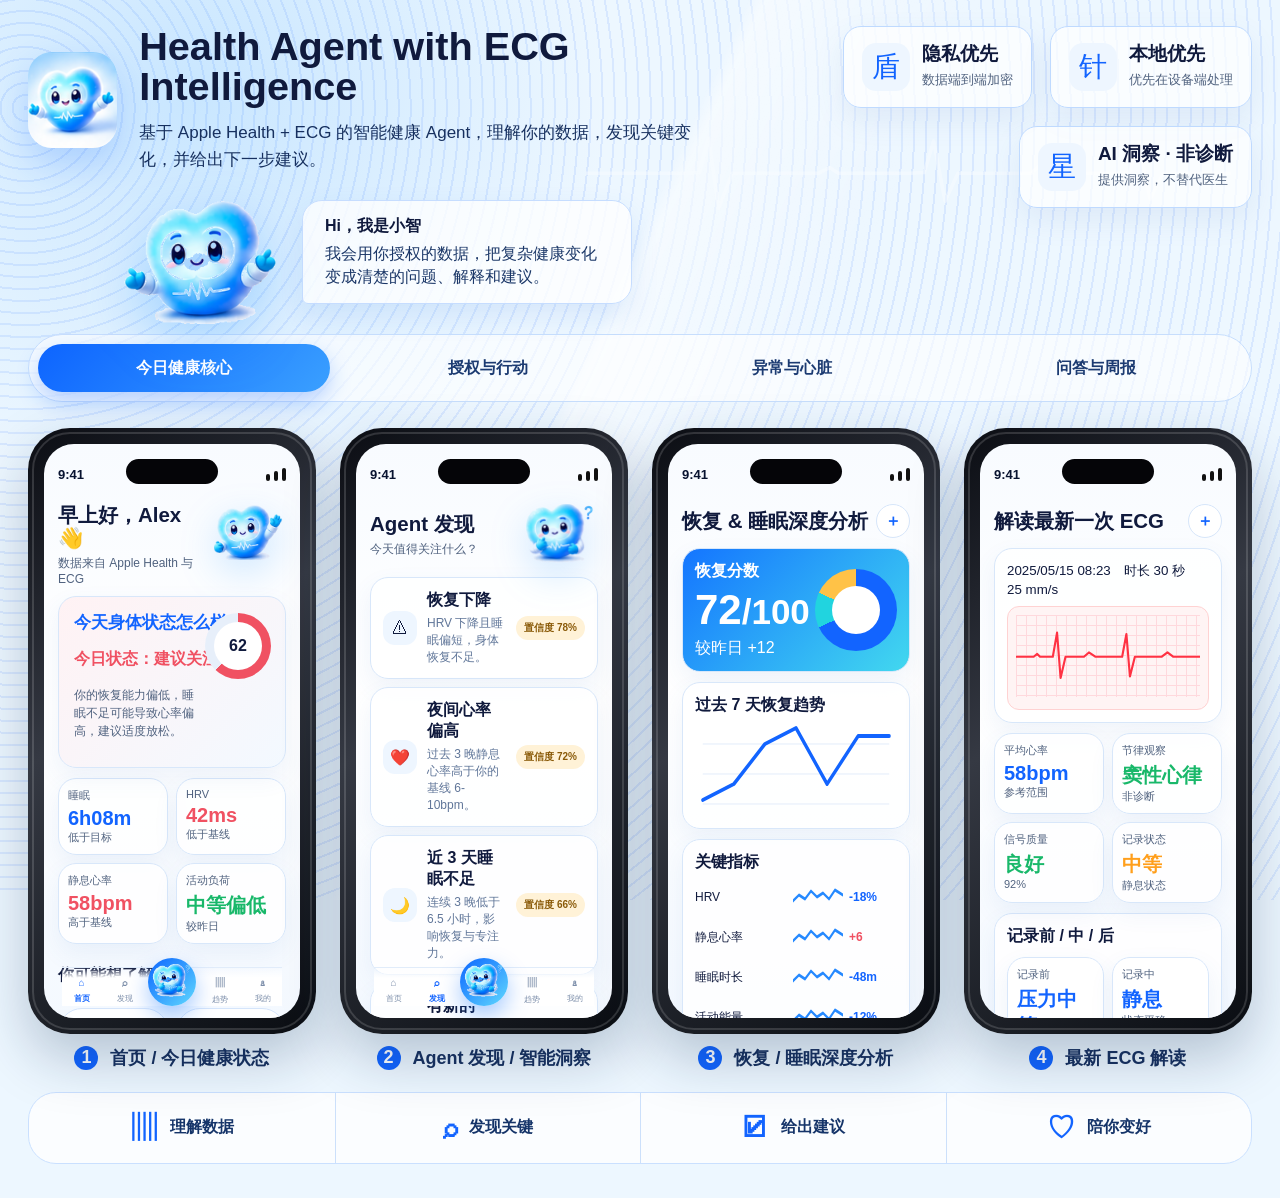
<file: apps/health-agent/h5/uiv2-industrial/index.html>
<!doctype html>
<html lang="zh-CN">
  <head>
    <meta charset="utf-8" />
    <meta name="viewport" content="width=device-width, initial-scale=1, viewport-fit=cover" />
    <meta name="theme-color" content="#edf7ff" />
    <title>Health Agent UI v2 Industrial H5</title>
    <link rel="stylesheet" href="./styles.css" />
  </head>
  <body>
    <div class="ecg-bg" aria-hidden="true"></div>
    <main class="page-shell">
      <header class="brand-header">
        <div class="brand-left">
          <img class="app-icon" src="./assets/brand_app_icon.png" alt="Health Agent 图标" />
          <div class="brand-copy">
            <h1>Health Agent with ECG Intelligence</h1>
            <p>基于 Apple Health + ECG 的智能健康 Agent，理解你的数据，发现关键变化，并给出下一步建议。</p>
          </div>
        </div>
        <div class="trust-row" aria-label="核心原则">
          <div class="trust-pill"><span>盾</span><strong>隐私优先</strong><em>数据端到端加密</em></div>
          <div class="trust-pill"><span>针</span><strong>本地优先</strong><em>优先在设备端处理</em></div>
          <div class="trust-pill"><span>星</span><strong>AI 洞察 · 非诊断</strong><em>提供洞察，不替代医生</em></div>
        </div>
      </header>

      <section class="hero-strip">
        <img src="./assets/mascot_hero_wave.png" alt="小智健康助手" />
        <div class="speech">
          <strong>Hi，我是小智</strong>
          <span>我会用你授权的数据，把复杂健康变化变成清楚的问题、解释和建议。</span>
        </div>
      </section>

      <nav id="sceneTabs" class="scene-tabs" aria-label="UI v2 场景"></nav>
      <section id="sceneRoot" class="scene-root"></section>
    </main>
    <script src="./app.js"></script>
  </body>
</html>
</file>
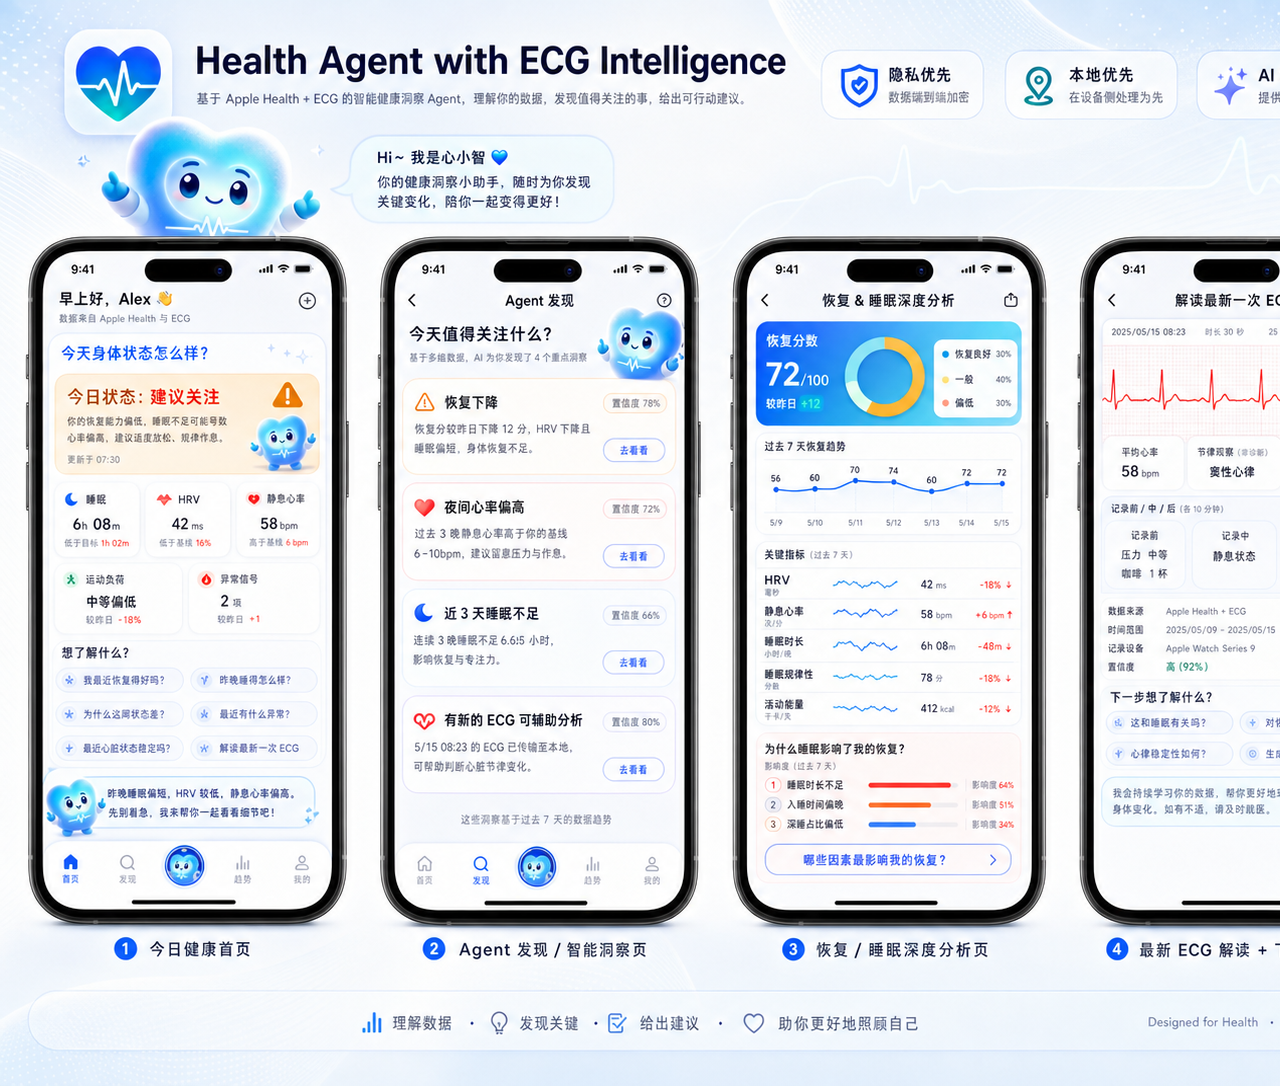
<file: apps/health-agent/h5/uiv2/index.html>
<!doctype html>
<html lang="zh-CN">
  <head>
    <meta charset="utf-8" />
    <meta name="viewport" content="width=device-width, initial-scale=1, viewport-fit=cover" />
    <meta name="theme-color" content="#eef7ff" />
    <title>Health Agent UI v2 Pixel Preview</title>
    <link rel="stylesheet" href="./styles.css" />
  </head>
  <body>
    <main id="stage" class="stage" aria-live="polite"></main>
    <script src="./app.js"></script>
  </body>
</html>
</file>
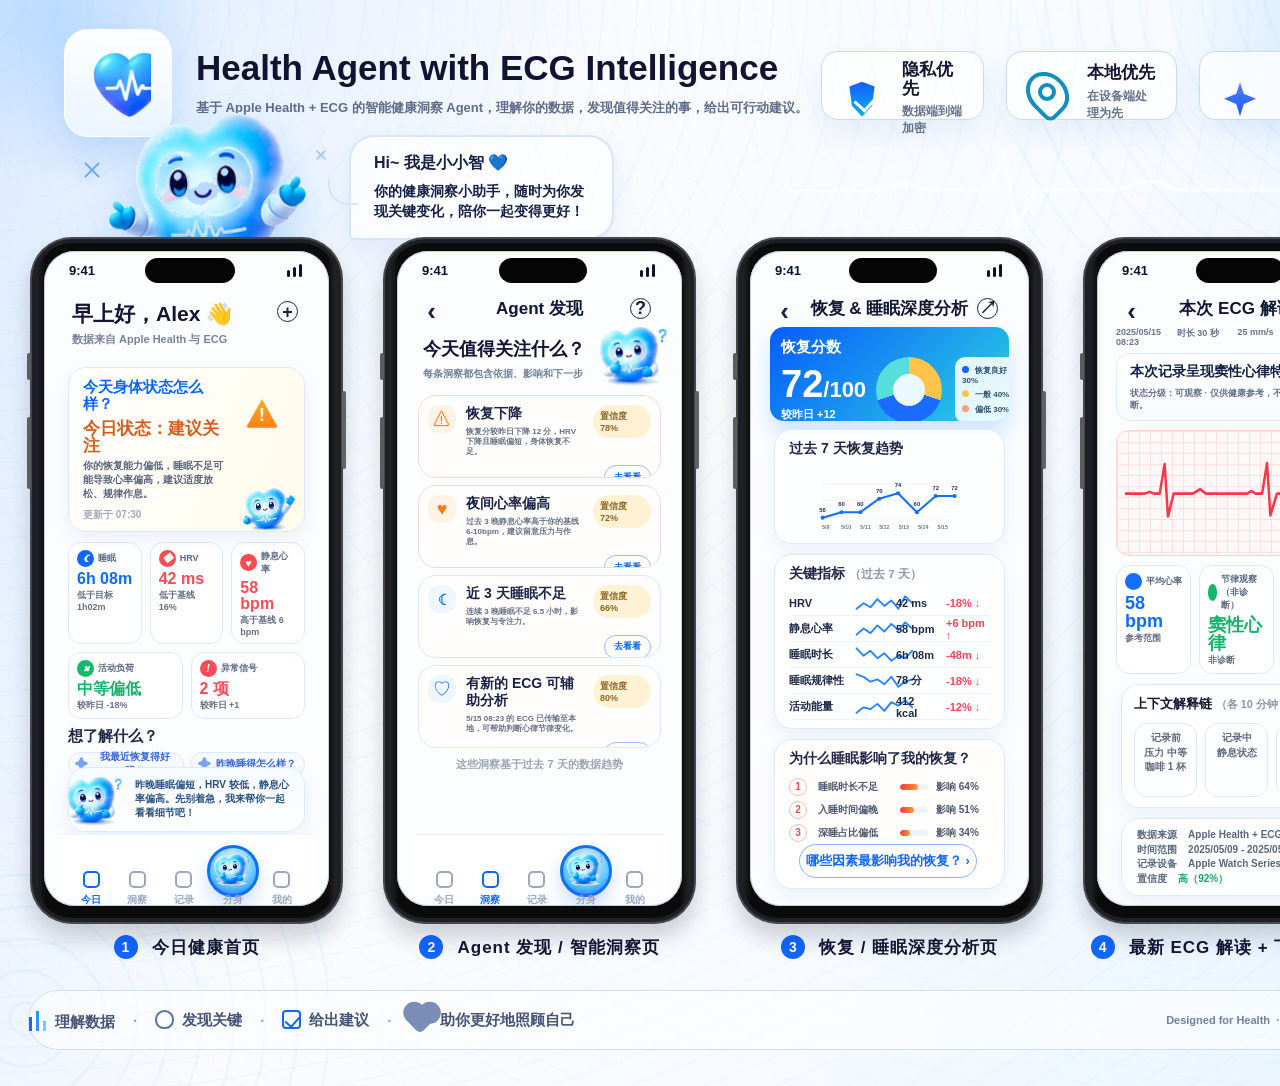
<file: apps/health-agent/h5/uiv2-industrial/ui001.html>
<!doctype html>
<html lang="zh-CN">
  <head>
    <meta charset="utf-8" />
    <meta name="viewport" content="width=device-width, initial-scale=1, viewport-fit=cover" />
    <meta name="theme-color" content="#eaf5ff" />
    <title>Health Agent UI001 首页专题复刻</title>
    <link rel="stylesheet" href="./ui001.css?v=20260508-2" />
  </head>
  <body>
    <main class="stage-wrap" aria-label="Health Agent UI001 首页专题复刻">
      <section class="ui001-stage">
        <div class="mesh mesh-left"></div>
        <div class="mesh mesh-right"></div>
        <div class="ecg-line top-line"></div>
        <div class="sparkles s1"></div>
        <div class="sparkles s2"></div>

        <header class="brand-area">
          <div class="brand-mark">
            <img src="./assets/brand_heart_logo.png" alt="Health Agent 心电图标" />
          </div>
          <div class="brand-copy">
            <h1>Health Agent with ECG Intelligence</h1>
            <p>基于 Apple Health + ECG 的智能健康洞察 Agent，理解你的数据，发现值得关注的事，给出可行动建议。</p>
          </div>
        </header>

        <div class="assistant-hero">
          <img src="./assets/mascot_hero_wave.png" alt="小智健康助手" />
        </div>
        <div class="speech-card">
          <strong>Hi~ 我是小小智 💙</strong>
          <span>你的健康洞察小助手，随时为你发现关键变化，陪你一起变得更好！</span>
        </div>

        <section class="trust-card trust-privacy">
          <span class="trust-icon shield-icon"></span>
          <strong>隐私优先</strong>
          <em>数据端到端加密</em>
        </section>
        <section class="trust-card trust-local">
          <span class="trust-icon pin-icon"></span>
          <strong>本地优先</strong>
          <em>在设备端处理为先</em>
        </section>
        <section class="trust-card trust-ai">
          <span class="trust-icon star-icon"></span>
          <strong>AI 洞察 · 非诊断</strong>
          <em>提供洞察，不替代医生</em>
        </section>

        <section id="phoneRow" class="phone-row"></section>

        <section class="bottom-values">
          <div><span class="value-bars"></span>理解数据</div>
          <b>·</b>
          <div><span class="value-bulb"></span>发现关键</div>
          <b>·</b>
          <div><span class="value-check"></span>给出建议</div>
          <b>·</b>
          <div><span class="value-heart"></span>助你更好地照顾自己</div>
          <small>Designed for Health&nbsp;&nbsp;·&nbsp;&nbsp;Built with Privacy</small>
        </section>
      </section>
    </main>
    <script src="./ui001.js?v=20260508-4"></script>
  </body>
</html>
</file>
<file: apps/health-agent/h5/styles.css>
/* ==========================================================================
   Health Agent H5 — iOS-Quality Design System
   Target: iPhone 15 Pro viewport feel
   ========================================================================== */

/* --- Design Tokens --- */
:root {
  /* Backgrounds */
  --bg: #F5F7F4;
  --bg-secondary: #EEF3F0;
  --bg-card: #FFFFFF;
  --bg-card-alt: rgba(255,255,255,0.72);
  --bg-input: rgba(245,247,244,0.8);

  /* Text */
  --text-primary: #18211D;
  --text-secondary: #4B5A52;
  --text-tertiary: #7A8981;
  --text-inverse: #FFFFFF;
  --text-link: #2B6A54;

  /* Brand */
  --brand: #2F7D68;
  --brand-light: #42B883;
  --brand-glow: rgba(47,125,104,0.12);
  --brand-bg: rgba(47,125,104,0.10);

  /* Semantic colors */
  --heart: #D95F59;
  --heart-bg: rgba(217,95,89,0.10);
  --sleep: #6E7BD9;
  --sleep-bg: rgba(110,123,217,0.10);
  --recovery: #37A779;
  --recovery-bg: rgba(55,167,121,0.10);
  --workout: #E1A33D;
  --workout-bg: rgba(225,163,61,0.10);
  --alert: #C97A35;
  --alert-bg: rgba(201,122,53,0.10);

  /* Surface */
  --border: rgba(221,231,225,0.80);
  --border-subtle: rgba(221,231,225,0.40);
  --separator: rgba(0,0,0,0.06);
  --shadow-sm: 0 1px 3px rgba(25,47,38,0.04);
  --shadow-md: 0 4px 16px rgba(25,47,38,0.06);
  --shadow-lg: 0 12px 40px rgba(25,47,38,0.10);
  --shadow-card: 0 2px 8px rgba(25,47,38,0.04), 0 8px 24px rgba(25,47,38,0.04);

  /* Typography scale (iOS-style) */
  --text-xxl: 46px;
  --text-xl: 34px;
  --text-lg: 22px;
  --text-md: 17px;
  --text-sm: 15px;
  --text-xs: 13px;
  --text-2xs: 11px;

  /* Radius */
  --radius-xl: 20px;
  --radius-lg: 16px;
  --radius-md: 12px;
  --radius-sm: 10px;
  --radius-xs: 8px;
  --radius-pill: 999px;

  /* Spacing */
  --space-xs: 4px;
  --space-sm: 8px;
  --space-md: 12px;
  --space-lg: 16px;
  --space-xl: 24px;
  --space-2xl: 32px;

  /* Layout */
  --device-width: min(100vw, 430px);
  --safe-bottom: env(safe-area-inset-bottom, 0px);
}

/* --- Reset --- */
*, *::before, *::after { box-sizing: border-box; margin: 0; padding: 0; }
html { -webkit-font-smoothing: antialiased; -moz-osx-font-smoothing: grayscale; }
body {
  font-family: -apple-system, BlinkMacSystemFont, "SF Pro Display", "SF Pro Text",
    "PingFang SC", "Helvetica Neue", "Microsoft YaHei", sans-serif;
  background: var(--bg);
  color: var(--text-primary);
  line-height: 1.45;
  min-height: 100%;
  overflow-x: hidden;
  -webkit-tap-highlight-color: transparent;
}
button, input { font: inherit; }
button { cursor: pointer; }

/* --- Status Bar --- */
.status-bar {
  position: fixed; top: 0; left: 50%;
  transform: translateX(-50%);
  width: var(--device-width);
  z-index: 50;
  display: flex; justify-content: space-between; align-items: center;
  padding: 8px var(--space-lg) 0;
  color: var(--text-primary);
  font-size: var(--text-xs);
  font-weight: 600;
}
.status-icons { display: flex; align-items: center; gap: var(--space-sm); color: var(--text-tertiary); }
.status-battery { font-variant-numeric: tabular-nums; font-size: 12px; }

/* --- Device Shell --- */
.device-shell {
  position: relative;
  width: var(--device-width);
  min-height: 100vh;
  margin: 0 auto;
  background: var(--bg);
  overflow: hidden;
  border-radius: 0;
  box-shadow: none;
}
@media (min-width: 540px) {
  .device-shell {
    margin-top: 32px; margin-bottom: 32px;
    border-radius: 44px;
    box-shadow: 0 4px 24px rgba(0,0,0,0.08), 0 0 0 1px rgba(0,0,0,0.04);
    overflow: hidden;
  }
  body { display: flex; justify-content: center; padding: 0; }
}

/* --- App Screen & Page Stack --- */
.app-screen {
  min-height: 100vh;
  padding: 64px var(--space-lg) calc(68px + var(--safe-bottom));
  overflow-x: hidden;
  -webkit-overflow-scrolling: touch;
}
.page {
  animation: pageIn 280ms cubic-bezier(0.25, 0.46, 0.45, 0.94) both;
}
@keyframes pageIn {
  from { opacity: 0; transform: translateY(6px); }
  to { opacity: 1; transform: translateY(0); }
}

/* --- Skeleton Loading --- */
.skeleton-overlay {
  position: absolute; inset: 0; z-index: 10;
  background: var(--bg);
  padding: 64px var(--space-lg) calc(68px + var(--safe-bottom));
}
.skeleton-hero {
  height: 200px; border-radius: var(--radius-lg);
  background: linear-gradient(135deg, rgba(47,125,104,0.08), rgba(66,184,131,0.06));
  margin-bottom: var(--space-xl);
}
.skeleton-line {
  height: 14px; border-radius: 7px;
  background: linear-gradient(90deg, var(--border-subtle) 25%, var(--bg-secondary) 50%, var(--border-subtle) 75%);
  background-size: 200% 100%;
  animation: shimmer 1.5s infinite;
  margin-bottom: var(--space-md);
}
.skeleton-line.w60 { width: 60%; }
.skeleton-line.w80 { width: 80%; }
.skeleton-card-grid {
  display: grid; grid-template-columns: 1fr 1fr; gap: var(--space-md);
  margin-top: var(--space-xl);
}
.skeleton-card {
  height: 120px; border-radius: var(--radius-md);
  background: linear-gradient(90deg, var(--border-subtle) 25%, var(--bg-secondary) 50%, var(--border-subtle) 75%);
  background-size: 200% 100%;
  animation: shimmer 1.5s infinite;
}
@keyframes shimmer { 0% { background-position: 200% 0; } 100% { background-position: -200% 0; } }

/* --- Top Bar --- */
.topbar {
  display: flex; align-items: flex-start; justify-content: space-between;
  gap: var(--space-md);
  margin-bottom: var(--space-xl);
}
.eyebrow {
  margin: 2px 0 0;
  color: var(--text-tertiary);
  font-size: var(--text-xs);
  font-weight: 500;
  letter-spacing: 0.2px;
}
.title-xl {
  margin: 0;
  font-size: var(--text-xxl);
  line-height: 0.95;
  font-weight: 800;
  letter-spacing: -0.5px;
}
.title-lg {
  margin: 0;
  font-size: var(--text-xl);
  line-height: 1.1;
  font-weight: 800;
  letter-spacing: -0.3px;
}

/* --- Sync Pill --- */
.sync-pill {
  display: inline-flex; align-items: center; gap: 6px;
  padding: 6px 12px;
  border-radius: var(--radius-pill);
  color: var(--brand);
  background: var(--brand-bg);
  font-size: var(--text-xs);
  font-weight: 700;
  letter-spacing: 0.1px;
}
.sync-pill svg { width: 12px; height: 12px; }

/* --- Cards --- */
.card {
  border-radius: var(--radius-lg);
  background: var(--bg-card);
  box-shadow: var(--shadow-card);
  border: 1px solid var(--border);
  overflow: hidden;
}
.card-inner { padding: var(--space-lg); }

/* --- Hero Card (Today) --- */
.hero {
  position: relative;
  min-height: 220px;
  padding: var(--space-2xl);
  padding-bottom: var(--space-lg);
  color: var(--text-inverse);
  border-radius: var(--radius-xl);
  overflow: hidden;
  background: linear-gradient(145deg, #1A5E4A 0%, #2B7A5E 40%, #3DA572 100%);
}
.hero::before {
  content: ""; position: absolute; inset: 0;
  background:
    radial-gradient(ellipse at 80% 20%, rgba(255,255,255,0.08) 0%, transparent 60%),
    radial-gradient(ellipse at 20% 80%, rgba(255,255,255,0.04) 0%, transparent 50%);
  pointer-events: none;
}
.hero::after {
  content: ""; position: absolute; inset: 0;
  background: linear-gradient(180deg, rgba(0,0,0,0.02) 0%, rgba(0,0,0,0.10) 100%);
  pointer-events: none;
}
.hero-content { position: relative; z-index: 1; }
.hero-grid {
  display: grid;
  grid-template-columns: 1fr 116px;
  gap: var(--space-xl);
  align-items: start;
}
.hero-label {
  margin: 0 0 6px;
  color: rgba(255,255,255,0.72);
  font-size: var(--text-md);
  font-weight: 700;
  letter-spacing: 0.3px;
  text-transform: uppercase;
}
.hero-state {
  margin: 0;
  font-size: 52px;
  line-height: 1;
  font-weight: 900;
  letter-spacing: -1px;
}
.hero-copy {
  max-width: 220px;
  margin: var(--space-sm) 0 0;
  color: rgba(255,255,255,0.82);
  font-size: var(--text-md);
  line-height: 1.5;
  font-weight: 500;
}

/* Recovery Ring */
.ring {
  width: 110px; height: 110px;
  display: grid; place-items: center;
  border-radius: 50%;
  background: conic-gradient(var(--brand-light) 0 223deg, rgba(255,255,255,0.15) 223deg 360deg);
  box-shadow: 0 4px 16px rgba(0,0,0,0.12);
}
.ring-inner {
  width: 82px; height: 82px;
  display: grid; place-items: center;
  border-radius: 50%;
  background: rgba(0,0,0,0.28);
  backdrop-filter: blur(2px);
}
.ring-title {
  color: rgba(255,255,255,0.58);
  font-size: 11px;
  font-weight: 700;
  letter-spacing: 1px;
  text-transform: uppercase;
}
.ring-score {
  color: white;
  font-size: 34px;
  line-height: 1;
  font-weight: 900;
}

/* --- Factor Chips --- */
.factor-row { display: flex; gap: 8px; flex-wrap: wrap; margin-top: var(--space-lg); }
.factor {
  padding: 7px 12px;
  border: 1px solid rgba(255,255,255,0.20);
  border-radius: var(--radius-pill);
  background: rgba(255,255,255,0.10);
  backdrop-filter: blur(4px);
  color: white;
  font-size: var(--text-xs);
  font-weight: 700;
  letter-spacing: 0.1px;
}

/* --- Buttons --- */
.button-row { display: flex; gap: var(--space-sm); margin-top: var(--space-xl); }
.primary-btn, .ghost-btn {
  min-height: 44px; flex: 1;
  border: none; border-radius: var(--radius-sm);
  padding: 0 var(--space-lg);
  font-size: var(--text-sm);
  font-weight: 700;
  letter-spacing: 0.2px;
  transition: all 0.15s ease;
  -webkit-tap-highlight-color: transparent;
}
.primary-btn {
  color: #1A5E4A;
  background: white;
  box-shadow: 0 2px 8px rgba(0,0,0,0.06);
}
.primary-btn:active { transform: scale(0.97); box-shadow: none; }
.ghost-btn {
  color: white;
  background: rgba(255,255,255,0.12);
  border: 1px solid rgba(255,255,255,0.22);
  backdrop-filter: blur(4px);
}
.ghost-btn:active { background: rgba(255,255,255,0.20); }

/* --- Section Title --- */
.section-title {
  display: flex; align-items: center; justify-content: space-between;
  margin: var(--space-2xl) 0 var(--space-md);
}
.section-title h2 {
  margin: 0;
  font-size: var(--text-lg);
  font-weight: 800;
  letter-spacing: -0.2px;
}
.section-title .action {
  color: var(--brand);
  font-size: var(--text-sm);
  font-weight: 700;
}

/* --- Module Grid --- */
.module-grid {
  display: grid;
  grid-template-columns: repeat(2, 1fr);
  gap: var(--space-md);
}
.module-card {
  padding: var(--space-lg);
  min-height: 130px;
  display: flex; flex-direction: column; justify-content: flex-end;
}
.module-card h3 {
  margin: 0;
  font-size: var(--text-sm);
  font-weight: 600;
  color: var(--text-secondary);
  letter-spacing: 0.1px;
}
.module-value {
  margin: 8px 0 4px;
  font-size: 30px;
  line-height: 1;
  font-weight: 900;
  letter-spacing: -0.5px;
}
.module-card p {
  margin: 0;
  font-size: var(--text-xs);
  color: var(--text-tertiary);
}

/* --- Sparkline --- */
.spark { width: 100%; height: 40px; margin-top: 10px; }

/* --- Insight List --- */
.insight-list { display: grid; gap: var(--space-md); }

/* --- Insight Card --- */
.insight-card {
  display: grid;
  grid-template-columns: 42px 1fr auto;
  gap: var(--space-md);
  align-items: center;
  width: 100%;
  padding: var(--space-md) var(--space-lg);
  border: 1px solid var(--border);
  border-radius: var(--radius-lg);
  background: var(--bg-card);
  box-shadow: var(--shadow-sm);
  transition: all 0.15s ease;
  -webkit-tap-highlight-color: transparent;
}
.insight-card:active { transform: scale(0.98); background: var(--bg-secondary); }
.insight-icon {
  width: 42px; height: 42px;
  display: grid; place-items: center;
  border-radius: 50%;
  font-weight: 800; font-size: var(--text-sm);
}
.insight-card h3 {
  margin: 0;
  font-size: var(--text-md);
  font-weight: 700;
  line-height: 1.3;
}
.insight-card p {
  margin: 4px 0 0;
  font-size: var(--text-xs);
  color: var(--text-tertiary);
  line-height: 1.4;
}
.insight-card .ecg-badge {
  font-size: 10px; font-weight: 800;
  color: var(--heart);
  background: var(--heart-bg);
  padding: 2px 6px; border-radius: var(--radius-pill);
  margin-left: 4px;
}
.chev { color: var(--text-tertiary); font-size: 18px; font-weight: 900; }

/* --- Detail Header --- */
.detail-header {
  display: flex; align-items: center; gap: var(--space-md);
  margin-bottom: var(--space-xl);
}
.back-btn {
  width: 42px; height: 42px;
  border: none; border-radius: 50%;
  background: var(--brand-bg);
  color: var(--brand);
  font-size: 20px; font-weight: 900;
  cursor: pointer;
  transition: all 0.15s ease;
  -webkit-tap-highlight-color: transparent;
}
.back-btn:active { transform: scale(0.92); }

/* --- Summary Card --- */
.summary-card { padding: var(--space-xl); }
.summary-card h2 {
  margin: 0;
  font-size: var(--text-xl);
  font-weight: 800;
  line-height: 1.25;
}
.summary-card .body-copy {
  margin: var(--space-sm) 0 0;
  font-size: var(--text-md);
  color: var(--text-secondary);
  line-height: 1.6;
}
.notice {
  margin: var(--space-xl) 0 0;
  font-size: var(--text-xs);
  color: var(--text-tertiary);
  line-height: 1.5;
  padding: var(--space-sm) var(--space-md);
  background: var(--bg-secondary);
  border-radius: var(--radius-xs);
}

/* --- Delta Grid (Metric Cards) --- */
.delta-grid { display: grid; grid-template-columns: repeat(2, 1fr); gap: var(--space-md); }
.delta-card {
  padding: var(--space-md) var(--space-lg);
  border-radius: var(--radius-md);
  text-align: center;
}
.delta-card h3 {
  margin: 0;
  font-size: var(--text-xs);
  font-weight: 600;
  color: var(--text-tertiary);
  text-transform: uppercase;
  letter-spacing: 0.3px;
}
.delta-card strong {
  display: block;
  margin-top: 6px;
  font-size: 26px;
  font-weight: 800;
  letter-spacing: -0.5px;
}
.delta-card p {
  margin: 4px 0 0;
  font-size: var(--text-xs);
  color: var(--text-tertiary);
}

/* --- Chart Card --- */
.chart-card { padding: var(--space-xl); }
.chart-card .body-copy {
  margin: 0;
  font-size: var(--text-xs);
  color: var(--text-tertiary);
}
.chart-svg {
  display: block;
  width: 100%;
  height: 150px;
  margin-top: var(--space-md);
}

/* --- Timeline --- */
.timeline { padding: var(--space-md) 0; }
.timeline-row {
  display: grid;
  grid-template-columns: 14px 1fr;
  gap: var(--space-md);
  padding: var(--space-sm) 0;
}
.timeline-row:first-child { padding-top: 0; }
.timeline-dot {
  width: 10px; height: 10px;
  margin-top: 5px;
  border-radius: 50%;
  background: var(--brand-light);
}
.timeline-row h3 {
  margin: 0;
  font-size: var(--text-sm);
  font-weight: 700;
}
.timeline-row p {
  margin: 2px 0 0;
  font-size: var(--text-xs);
  color: var(--text-tertiary);
}

/* --- ECG Card --- */
.ecg-card { padding: var(--space-xl); }
.ecg-card h2 {
  margin: 0 0 var(--space-md);
  font-size: var(--text-md);
  font-weight: 700;
}
.stat-grid {
  display: grid;
  grid-template-columns: repeat(3, 1fr);
  gap: 2px;
  margin: var(--space-md) 0;
  background: var(--bg);
  border-radius: var(--radius-md);
  overflow: hidden;
}
.stat {
  padding: var(--space-md);
  text-align: center;
  background: var(--bg-card);
}
.stat:first-child { border-radius: var(--radius-md) 0 0 var(--radius-md); }
.stat:last-child { border-radius: 0 var(--radius-md) var(--radius-md) 0; }
.stat span {
  display: block;
  font-size: var(--text-2xs);
  color: var(--text-tertiary);
  font-weight: 600;
  text-transform: uppercase;
  letter-spacing: 0.3px;
}
.stat strong {
  display: block;
  margin-top: 4px;
  font-size: 20px;
  font-weight: 800;
}
.ecg-wave {
  display: block;
  width: 100%;
  height: 120px;
  margin-top: var(--space-md);
  object-fit: cover;
  border-radius: var(--radius-md);
  background: #FAFEFE;
}

/* --- Action Plan Card --- */
.action-plan { padding: var(--space-xl); }
.action-plan h2 {
  margin: 0 0 var(--space-md);
  font-size: var(--text-md);
  font-weight: 800;
}
.action-row {
  display: grid;
  grid-template-columns: auto 1fr;
  gap: var(--space-md);
  align-items: start;
  padding: var(--space-md) 0;
}
.action-row + .action-row {
  border-top: 1px solid var(--border-subtle);
}
.action-check {
  width: 24px; height: 24px;
  margin-top: 2px;
  border-radius: 50%;
  border: 2px solid var(--border);
  display: grid; place-items: center;
  color: transparent;
  transition: all 0.15s ease;
}
.action-check.done {
  background: var(--brand);
  border-color: var(--brand);
  color: white;
}
.action-content h4 {
  margin: 0;
  font-size: var(--text-md);
  font-weight: 700;
}
.action-content p {
  margin: 3px 0 0;
  font-size: var(--text-xs);
  color: var(--text-secondary);
  line-height: 1.4;
}
.action-meta {
  display: flex; gap: var(--space-sm); margin-top: 6px;
  flex-wrap: wrap;
}
.action-tag {
  font-size: 10px;
  font-weight: 700;
  padding: 2px 8px;
  border-radius: var(--radius-pill);
  background: var(--brand-bg);
  color: var(--brand);
}
.action-tag.difficulty { background: var(--alert-bg); color: var(--alert); }
.action-feedback {
  margin-top: 8px;
  display: flex; gap: var(--space-sm);
}
.feedback-btn {
  font-size: 11px;
  font-weight: 600;
  padding: 4px 10px;
  border-radius: var(--radius-pill);
  border: 1px solid var(--border);
  background: transparent;
  color: var(--text-tertiary);
  transition: all 0.15s ease;
}
.feedback-btn:active { background: var(--bg-secondary); }

/* --- Why This Card --- */
.why-card {
  padding: var(--space-md) var(--space-lg);
  background: linear-gradient(135deg, rgba(47,125,104,0.04), rgba(66,184,131,0.08));
  border: 1px solid rgba(47,125,104,0.12);
  border-radius: var(--radius-md);
  margin: var(--space-md) 0;
}
.why-card-header {
  display: flex; align-items: center; gap: var(--space-sm);
  margin-bottom: var(--space-xs);
}
.why-card-header span {
  font-size: 11px;
  font-weight: 700;
  color: var(--brand);
  text-transform: uppercase;
  letter-spacing: 0.5px;
}
.why-card .body-copy {
  font-size: var(--text-sm);
  color: var(--text-secondary);
  line-height: 1.55;
}
.why-expand {
  margin-top: var(--space-sm);
  font-size: var(--text-xs);
  font-weight: 700;
  color: var(--brand);
  background: none;
  border: none;
  padding: 0;
}

/* --- Chips --- */
.chips {
  display: flex; gap: var(--space-sm);
  overflow-x: auto;
  padding-bottom: var(--space-sm);
  -webkit-overflow-scrolling: touch;
}
.chip {
  min-height: 36px;
  padding: 8px 14px;
  border-radius: var(--radius-pill);
  border: 1px solid var(--border);
  background: var(--bg-card);
  color: var(--brand);
  font-size: var(--text-xs);
  font-weight: 700;
  white-space: nowrap;
  transition: all 0.12s ease;
}
.chip:active { transform: scale(0.95); background: var(--bg-secondary); }
.chip.active {
  background: var(--brand);
  color: white;
  border-color: var(--brand);
}

/* --- Askbar --- */
.askbar {
  position: sticky;
  bottom: calc(56px + var(--safe-bottom));
  z-index: 20;
  display: flex; align-items: center; gap: var(--space-md);
  margin-top: var(--space-xl);
  padding: var(--space-sm) var(--space-sm) var(--space-sm) var(--space-lg);
  border-top: 1px solid var(--border);
  background: var(--bg-card-alt);
  backdrop-filter: blur(24px);
  -webkit-backdrop-filter: blur(24px);
  border-radius: var(--radius-xl);
  margin-left: calc(-1 * var(--space-lg));
  margin-right: calc(-1 * var(--space-lg));
  padding-left: calc(var(--space-lg) + 4px);
  padding-right: var(--space-sm);
}
.askbar-icon {
  width: 36px; height: 36px;
  border-radius: 50%;
  background: var(--brand);
  display: grid; place-items: center;
  flex-shrink: 0;
  color: white;
  font-size: 15px; font-weight: 800;
}
.askbar input {
  flex: 1; min-width: 0;
  border: none; outline: none;
  background: transparent;
  color: var(--text-primary);
  font-size: var(--text-md);
}
.askbar input::placeholder { color: var(--text-tertiary); }
.send-btn {
  width: 34px; height: 34px;
  border: none; border-radius: 50%;
  background: var(--brand);
  color: white;
  font-size: 16px; font-weight: 900;
  display: grid; place-items: center;
  transition: transform 0.12s ease, background 0.12s ease;
}
.send-btn:active { transform: scale(0.9); background: #1A5E4A; }

/* --- Tabbar --- */
.tabbar {
  position: fixed;
  left: 50%; bottom: 0;
  transform: translateX(-50%);
  z-index: 40;
  width: var(--device-width);
  padding: 0 var(--space-sm) calc(4px + var(--safe-bottom));
  border-top: 1px solid var(--separator);
  background: rgba(245,247,244,0.85);
  backdrop-filter: blur(28px) saturate(180%);
  -webkit-backdrop-filter: blur(28px) saturate(180%);
}
.tabbar-inner {
  display: grid;
  grid-template-columns: repeat(5, 1fr);
  gap: 0;
  position: relative;
}
.tab-btn {
  display: flex; flex-direction: column; align-items: center;
  gap: 2px;
  min-height: 48px;
  padding: 6px 0 4px;
  border: none;
  background: transparent;
  color: var(--text-tertiary);
  cursor: pointer;
  -webkit-tap-highlight-color: transparent;
  position: relative;
  transition: color 0.15s ease;
}
.tab-btn.active { color: var(--brand); }
.tab-icon svg { width: 22px; height: 22px; }
.tab-label { font-size: 10px; font-weight: 700; letter-spacing: 0.2px; }
.tab-indicator {
  position: absolute; top: 0; left: 50%;
  transform: translateX(-50%);
  width: 0; height: 0;
  transition: all 0.2s ease;
}
.tab-btn.active .tab-indicator {
  width: 20px; height: 2px;
  border-radius: 1px;
  background: var(--brand);
  top: 2px;
}
/* Center FAB */
.tab-center .tab-icon-ring {
  width: 48px; height: 48px;
  display: grid; place-items: center;
  margin-top: -28px;
  background: var(--bg);
  border-radius: 50%;
  box-shadow: var(--shadow-lg);
  border: 2px solid var(--brand);
  color: var(--brand);
  transition: all 0.2s ease;
}
.tab-center.active .tab-icon-ring { background: var(--brand); color: white; }
.tab-fab-overlap {
  position: absolute; top: 0; left: 50%;
  transform: translateX(-50%);
  width: 56px; height: 56px;
  background: var(--bg);
  border-radius: 50%;
  pointer-events: none;
}

/* --- Filter Row (anomaly) --- */
.filter-row {
  display: flex; gap: var(--space-sm);
  overflow-x: auto;
  margin: 0 0 var(--space-md);
  padding-bottom: var(--space-sm);
}
.filter {
  border: none; border-radius: var(--radius-pill);
  padding: 7px 14px;
  font-size: var(--text-xs);
  font-weight: 700;
  color: var(--text-secondary);
  background: var(--bg-card);
  border: 1px solid var(--border);
  transition: all 0.12s ease;
}
.filter.active { background: var(--brand); color: white; border-color: var(--brand); }

/* --- List Stack --- */
.list-stack { display: grid; gap: var(--space-md); }

/* --- Report Card --- */
.report-card h2 {
  margin: 0 0 var(--space-sm);
  font-size: 20px;
  font-weight: 800;
}

/* --- Permission Card --- */
.permission-card { padding: var(--space-xl); }
.permission-card h2 {
  margin: 0 0 var(--space-sm);
  font-size: 18px;
  font-weight: 800;
}

/* --- Toast --- */
.toast {
  position: fixed; top: 60px; left: 50%;
  transform: translateX(-50%) translateY(-20px);
  padding: 10px 20px;
  border-radius: var(--radius-pill);
  background: rgba(24,33,29,0.88);
  color: white;
  font-size: 14px;
  font-weight: 600;
  box-shadow: var(--shadow-lg);
  opacity: 0;
  pointer-events: none;
  transition: all 0.25s ease;
  z-index: 200;
  white-space: nowrap;
}
.toast.show { opacity: 1; transform: translateX(-50%) translateY(0); }

/* --- Responsive --- */
@media (min-width: 540px) {
  .app-screen { padding: 80px 32px calc(68px + var(--safe-bottom)); }
  .hero { border-radius: var(--radius-xl); }
}
@media (max-width: 380px) {
  .app-screen { padding-left: 14px; padding-right: 14px; }
  .hero-grid { grid-template-columns: 1fr; }
  .ring { width: 92px; height: 92px; }
  .ring-inner { width: 66px; height: 66px; }
}

/* --- Accessibility --- */
@media (prefers-reduced-motion: reduce) {
  *, *::before, *::after {
    animation-duration: 0.01ms !important;
    transition-duration: 0.01ms !important;
  }
}
</file>
<file: apps/health-agent/h5/uiv2-industrial/styles.css>
:root {
  --bg: #edf7ff;
  --ink: #101a3d;
  --muted: #50627f;
  --blue: #1264ff;
  --blue-2: #2f83ff;
  --cyan: #26d4e8;
  --green: #19b86a;
  --red: #f05162;
  --orange: #ff9f1c;
  --purple: #865dff;
  --card: rgba(255, 255, 255, 0.88);
  --line: #d4e5ff;
  --shadow: 0 18px 50px rgba(29, 94, 170, 0.14);
}

* {
  box-sizing: border-box;
}

html,
body {
  min-height: 100%;
  margin: 0;
}

body {
  color: var(--ink);
  background: radial-gradient(circle at 15% 8%, rgba(33, 152, 255, 0.18), transparent 26rem), var(--bg);
  font-family: -apple-system, BlinkMacSystemFont, "SF Pro Display", "PingFang SC", "Microsoft YaHei", sans-serif;
  overflow-x: hidden;
}

button {
  font: inherit;
}

.ecg-bg {
  position: fixed;
  inset: 0;
  pointer-events: none;
  background:
    linear-gradient(115deg, transparent 0 44%, rgba(255, 255, 255, 0.76) 45%, transparent 58%),
    repeating-radial-gradient(circle at 2% 12%, rgba(25, 100, 255, 0.16) 0 2px, transparent 2px 12px);
  opacity: 0.6;
}

.ecg-bg::after {
  content: "";
  position: absolute;
  top: 126px;
  right: 0;
  width: 58vw;
  height: 86px;
  opacity: 0.52;
  background: url("data:image/svg+xml,%3Csvg width='900' height='120' viewBox='0 0 900 120' xmlns='http://www.w3.org/2000/svg'%3E%3Cpath d='M0 66 H140 l18-1 13-48 14 98 19-49 h120 l16-8 12 8 h100 l20-1 13-44 16 84 18-39 h102 l20-18 20 18 h80 l18-2 12-42 16 80 18-36 h94' fill='none' stroke='white' stroke-width='5' stroke-linecap='round' stroke-linejoin='round'/%3E%3C/svg%3E") center / contain no-repeat;
}

.page-shell {
  position: relative;
  z-index: 1;
  width: min(1480px, calc(100vw - 56px));
  margin: 0 auto;
  padding: 26px 0 34px;
}

.brand-header {
  display: flex;
  align-items: flex-start;
  justify-content: space-between;
  gap: 30px;
}

.brand-left {
  display: flex;
  gap: 22px;
  align-items: center;
  min-width: 0;
}

.brand-copy {
  min-width: 0;
}

.app-icon {
  width: 96px;
  height: 96px;
  border-radius: 24px;
  box-shadow: 0 16px 34px rgba(33, 116, 255, 0.22);
}

.brand-left h1 {
  margin: 0;
  font-size: clamp(32px, 3.1vw, 54px);
  line-height: 1.02;
  letter-spacing: 0;
  font-weight: 850;
}

.brand-left p {
  margin: 12px 0 0;
  max-width: 760px;
  color: #17305f;
  font-size: 17px;
  line-height: 1.6;
  overflow-wrap: anywhere;
}

.trust-row {
  display: flex;
  gap: 18px;
  flex-wrap: wrap;
  justify-content: flex-end;
}

.trust-pill {
  display: grid;
  grid-template-columns: 48px 1fr;
  column-gap: 12px;
  min-width: 176px;
  padding: 16px 18px;
  border: 1px solid #bfdaff;
  border-radius: 18px;
  background: rgba(255, 255, 255, 0.72);
  box-shadow: 0 12px 30px rgba(74, 122, 190, 0.10);
}

.trust-pill span {
  grid-row: span 2;
  display: grid;
  place-items: center;
  width: 48px;
  height: 48px;
  border-radius: 14px;
  background: #eef6ff;
  color: var(--blue);
  font-size: 28px;
}

.trust-pill strong {
  font-size: 19px;
  line-height: 1.2;
}

.trust-pill em {
  margin-top: 4px;
  color: var(--muted);
  font-size: 13px;
  font-style: normal;
}

.hero-strip {
  position: relative;
  display: flex;
  align-items: flex-end;
  gap: 18px;
  height: 110px;
  margin-top: 6px;
  padding-left: 88px;
}

.hero-strip img {
  width: 168px;
  filter: drop-shadow(0 18px 24px rgba(0, 132, 255, 0.25));
}

.speech {
  max-width: 330px;
  margin-bottom: 20px;
  padding: 15px 22px;
  border: 1px solid #c6ddff;
  border-radius: 20px 20px 20px 6px;
  background: rgba(255, 255, 255, 0.78);
  box-shadow: 0 12px 28px rgba(55, 124, 220, 0.12);
}

.speech strong,
.speech span {
  display: block;
}

.speech span {
  margin-top: 5px;
  color: #1b3768;
  line-height: 1.45;
}

.scene-tabs {
  display: grid;
  grid-template-columns: repeat(4, minmax(0, 1fr));
  gap: 12px;
  margin: 10px 0 26px;
  padding: 9px;
  border: 1px solid #c7defd;
  border-radius: 999px;
  background: rgba(255, 255, 255, 0.62);
}

.scene-tab {
  min-height: 48px;
  border: 0;
  border-radius: 999px;
  color: #1c3b72;
  background: transparent;
  cursor: pointer;
  font-weight: 780;
}

.scene-tab.active {
  color: white;
  background: linear-gradient(135deg, #0d64ff, #3aa0ff);
  box-shadow: 0 10px 22px rgba(18, 100, 255, 0.28);
}

.scene-root {
  display: grid;
  gap: 22px;
}

.phone-grid {
  display: grid;
  grid-template-columns: repeat(4, minmax(230px, 1fr));
  gap: 24px;
  align-items: start;
  min-width: 0;
}

.phone-wrap {
  display: grid;
  gap: 12px;
  min-width: 0;
}

.phone {
  position: relative;
  width: 100%;
  max-width: 390px;
  margin: 0 auto;
  aspect-ratio: 390 / 820;
  padding: 16px;
  border-radius: 42px;
  background: linear-gradient(145deg, #0b0d13, #353943 42%, #0a0d12);
  box-shadow: 0 24px 55px rgba(15, 42, 78, 0.25);
}

.phone::before {
  content: "";
  position: absolute;
  inset: 4px;
  border-radius: 38px;
  border: 2px solid rgba(255, 255, 255, 0.15);
  pointer-events: none;
}

.screen {
  position: relative;
  height: 100%;
  overflow: hidden;
  padding: 18px 14px 14px;
  border-radius: 30px;
  background: linear-gradient(180deg, #f8fbff 0%, #ffffff 46%, #f4f9ff 100%);
}

.status {
  display: flex;
  align-items: center;
  justify-content: space-between;
  height: 24px;
  color: #081330;
  font-size: 13px;
  font-weight: 800;
}

.island {
  position: absolute;
  top: 15px;
  left: 50%;
  width: 92px;
  height: 25px;
  transform: translateX(-50%);
  border-radius: 999px;
  background: #050508;
}

.signals {
  display: flex;
  gap: 4px;
  align-items: end;
}

.signals i {
  display: block;
  width: 4px;
  border-radius: 2px;
  background: #111;
}

.signals i:nth-child(1) { height: 7px; }
.signals i:nth-child(2) { height: 10px; }
.signals i:nth-child(3) { height: 13px; }

.screen-head {
  display: flex;
  align-items: center;
  justify-content: space-between;
  margin: 18px 0 10px;
}

.screen-title h2 {
  margin: 0;
  font-size: clamp(18px, 1.6vw, 24px);
  line-height: 1.12;
}

.screen-title p {
  margin: 5px 0 0;
  color: var(--muted);
  font-size: 12px;
}

.circle-btn {
  display: grid;
  place-items: center;
  width: 34px;
  height: 34px;
  border: 1px solid #d7e6fa;
  border-radius: 50%;
  background: white;
  color: var(--blue);
  font-weight: 900;
}

.mascot {
  width: 76px;
  align-self: start;
  filter: drop-shadow(0 12px 18px rgba(0, 132, 255, 0.18));
}

.panel {
  border: 1px solid #d8e7fa;
  border-radius: 18px;
  background: rgba(255, 255, 255, 0.86);
  box-shadow: 0 10px 24px rgba(62, 116, 190, 0.08);
}

.panel.soft {
  background: linear-gradient(135deg, #eff7ff, #ffffff);
}

.hero-card {
  position: relative;
  padding: 15px;
  overflow: hidden;
  background: linear-gradient(135deg, #fff2f4, #f3f9ff);
}

.hero-card .score-ring {
  position: absolute;
  right: 14px;
  top: 16px;
}

.card-title {
  margin: 0;
  font-size: 17px;
  line-height: 1.25;
}

.red { color: var(--red); }
.blue { color: var(--blue); }
.green { color: var(--green); }
.orange { color: var(--orange); }
.purple { color: var(--purple); }

.metric-grid {
  display: grid;
  grid-template-columns: repeat(2, minmax(0, 1fr));
  gap: 8px;
  margin-top: 10px;
}

.metric {
  min-height: 68px;
  padding: 9px;
}

.metric b {
  display: block;
  margin-top: 4px;
  font-size: 20px;
}

.metric span,
.metric small {
  display: block;
  color: var(--muted);
  font-size: 11px;
}

.question-grid {
  display: grid;
  grid-template-columns: repeat(2, minmax(0, 1fr));
  gap: 7px;
  margin-top: 10px;
}

.chip {
  border: 1px solid #d5e5fb;
  border-radius: 999px;
  padding: 8px 9px;
  background: rgba(255, 255, 255, 0.8);
  color: #25508e;
  font-size: 11px;
  font-weight: 700;
}

.list {
  display: grid;
  gap: 8px;
}

.list-item {
  display: grid;
  grid-template-columns: 34px 1fr auto;
  gap: 10px;
  align-items: center;
  padding: 12px;
}

.icon {
  display: grid;
  place-items: center;
  width: 34px;
  height: 34px;
  border-radius: 12px;
  background: #eef6ff;
}

.severity {
  padding: 5px 8px;
  border-radius: 999px;
  color: #8a5a08;
  background: #fff2d7;
  font-size: 10px;
  font-weight: 800;
}

.primary-btn,
.secondary-btn {
  min-height: 38px;
  border-radius: 999px;
  border: 1px solid #c8ddfb;
  padding: 0 16px;
  font-weight: 780;
}

.primary-btn {
  color: white;
  background: linear-gradient(135deg, #0c64ff, #3ba0ff);
  border: 0;
  box-shadow: 0 10px 22px rgba(18, 100, 255, 0.25);
}

.secondary-btn {
  color: var(--blue);
  background: white;
}

.bottom-nav {
  position: absolute;
  left: 18px;
  right: 18px;
  bottom: 12px;
  display: grid;
  grid-template-columns: repeat(5, 1fr);
  gap: 4px;
  padding-top: 8px;
  border-top: 1px solid #e1ecfa;
  background: linear-gradient(180deg, rgba(255, 255, 255, 0), #fff 26%);
}

.nav-item {
  display: grid;
  gap: 3px;
  place-items: center;
  color: #7b8da9;
  font-size: 10px;
}

.nav-item.active {
  color: var(--blue);
  font-weight: 800;
}

.agent-orb {
  display: grid;
  place-items: center;
  width: 48px;
  height: 48px;
  margin-top: -18px;
  border-radius: 50%;
  background: linear-gradient(135deg, #0b65ff, #60d9ff);
  box-shadow: 0 10px 22px rgba(0, 105, 255, 0.35);
}

.agent-orb img {
  width: 42px;
}

.chart {
  width: 100%;
  height: 96px;
}

.mini-chart {
  width: 100%;
  height: 32px;
}

.donut {
  width: 82px;
  height: 82px;
  border-radius: 50%;
  background: conic-gradient(var(--blue) 0 68%, #21d4df 68% 82%, #ffc247 82% 100%);
  display: grid;
  place-items: center;
}

.donut::after {
  content: "";
  width: 48px;
  height: 48px;
  border-radius: 50%;
  background: white;
}

.score-ring {
  width: 66px;
  height: 66px;
  border-radius: 50%;
  display: grid;
  place-items: center;
  background: conic-gradient(var(--red) 0 62%, #e7effa 62% 100%);
  font-weight: 900;
}

.score-ring::before {
  content: "";
  position: absolute;
  width: 48px;
  height: 48px;
  border-radius: 50%;
  background: white;
}

.score-ring span {
  position: relative;
  z-index: 1;
  line-height: 1;
}

.segmented {
  display: grid;
  grid-template-columns: repeat(2, 1fr);
  gap: 6px;
  padding: 5px;
  border-radius: 999px;
  background: #edf5ff;
}

.segmented button {
  border: 0;
  border-radius: 999px;
  padding: 8px;
  background: transparent;
  color: #49658e;
  font-weight: 780;
}

.segmented button.active {
  color: white;
  background: var(--blue);
}

.bar-row {
  display: grid;
  grid-template-columns: 82px 1fr 40px;
  gap: 8px;
  align-items: center;
  font-size: 11px;
}

.bar {
  height: 7px;
  border-radius: 999px;
  background: #e8f0fb;
  overflow: hidden;
}

.bar i {
  display: block;
  height: 100%;
  border-radius: inherit;
  background: linear-gradient(90deg, var(--blue), #27cee8);
}

.toggle-row {
  display: grid;
  gap: 8px;
}

.setting {
  display: grid;
  grid-template-columns: 1fr auto;
  align-items: center;
  padding: 10px;
}

.switch {
  width: 42px;
  height: 24px;
  border-radius: 999px;
  background: var(--blue);
  padding: 3px;
}

.switch.off {
  background: #d9e2ee;
}

.switch::after {
  content: "";
  display: block;
  width: 18px;
  height: 18px;
  border-radius: 50%;
  background: white;
  transform: translateX(18px);
}

.switch.off::after {
  transform: translateX(0);
}

.chat {
  display: grid;
  gap: 10px;
}

.bubble {
  max-width: 84%;
  padding: 11px 13px;
  border-radius: 16px;
  border: 1px solid #dbe9fb;
  background: white;
  color: #17305f;
  font-size: 12px;
  line-height: 1.45;
}

.bubble.user {
  justify-self: end;
  background: #edf6ff;
}

.timeline {
  position: relative;
  display: grid;
  gap: 10px;
}

.timeline::before {
  content: "";
  position: absolute;
  left: 18px;
  top: 10px;
  bottom: 10px;
  width: 2px;
  background: #d4e5fb;
}

.event {
  position: relative;
  display: grid;
  grid-template-columns: 42px 1fr;
  gap: 8px;
}

.event time {
  color: #607699;
  font-size: 11px;
}

.caption {
  display: flex;
  align-items: center;
  justify-content: center;
  gap: 12px;
  color: #17305f;
  font-size: 18px;
  font-weight: 850;
}

.badge-num {
  display: grid;
  place-items: center;
  width: 24px;
  height: 24px;
  border-radius: 50%;
  color: white;
  background: var(--blue);
}

.foot-strip {
  display: grid;
  grid-template-columns: repeat(4, 1fr);
  gap: 0;
  min-height: 72px;
  border: 1px solid #cae0ff;
  border-radius: 28px;
  background: rgba(255, 255, 255, 0.75);
  overflow: hidden;
}

.foot-strip div {
  display: flex;
  gap: 12px;
  align-items: center;
  justify-content: center;
  padding: 12px;
  border-left: 1px solid #cce0fb;
  color: #153469;
  font-weight: 750;
}

.foot-strip div:first-child {
  border-left: 0;
}

.foot-strip span {
  color: var(--blue);
  font-size: 28px;
}

@media (max-width: 1120px) {
  .brand-header {
    display: grid;
  }

  .trust-row {
    justify-content: flex-start;
  }

  .phone-grid {
    grid-template-columns: repeat(2, minmax(260px, 1fr));
  }
}

@media (max-width: 680px) {
  .page-shell {
    width: calc(100vw - 24px);
    padding-top: 16px;
  }

  .brand-left {
    display: grid;
    grid-template-columns: 64px minmax(0, 1fr);
    align-items: flex-start;
    gap: 14px;
  }

  .brand-left h1 {
    font-size: clamp(28px, 7.2vw, 34px);
    line-height: 1.06;
    overflow-wrap: anywhere;
  }

  .brand-left p {
    margin-top: 10px;
    max-width: 300px;
    font-size: 14px;
    line-height: 1.5;
  }

  .app-icon {
    width: 64px;
    height: 64px;
    border-radius: 18px;
  }

  .trust-row,
  .hero-strip,
  .foot-strip {
    display: none;
  }

  .scene-tabs {
    grid-template-columns: repeat(2, 1fr);
    border-radius: 20px;
  }

  .phone-grid {
    grid-template-columns: 1fr;
  }

  .phone {
    width: min(100%, calc(100vw - 48px), 390px);
    padding: 14px;
    border-radius: 38px;
  }
}
</file>
<file: apps/health-agent/h5/uiv2/styles.css>
* {
  box-sizing: border-box;
}

html,
body {
  width: 100%;
  min-height: 100%;
  margin: 0;
  overflow: hidden;
}

body {
  background: #eef7ff;
  font-family: -apple-system, BlinkMacSystemFont, "SF Pro Display", "PingFang SC", "Microsoft YaHei", sans-serif;
}

.stage {
  position: relative;
  width: var(--board-width, 100vw);
  height: var(--board-height, auto);
  margin: 0;
  overflow: hidden;
  background: #eef7ff;
}

.board {
  display: block;
  position: absolute;
  inset: 0;
  width: var(--board-width, 100%);
  height: var(--board-height, auto);
  user-select: none;
  -webkit-user-drag: none;
}

.hotspot {
  position: absolute;
  z-index: 2;
  border: 0;
  padding: 0;
  margin: 0;
  background: transparent;
  color: transparent;
  cursor: pointer;
  opacity: 0;
  outline: none;
}

.hotspot:focus {
  outline: none;
}

.prev-zone {
  inset: 0 auto 0 0;
  width: 18%;
}

.next-zone {
  inset: 0 0 0 auto;
  width: 18%;
}

.page-zone {
  bottom: 3%;
  height: 8%;
}

.page-1 {
  left: 5%;
  width: 22%;
}

.page-2 {
  left: 28%;
  width: 22%;
}

.page-3 {
  left: 51%;
  width: 22%;
}

.page-4 {
  left: 74%;
  width: 21%;
}

.sr-status {
  position: absolute;
  width: 1px;
  height: 1px;
  clip: rect(0, 0, 0, 0);
  overflow: hidden;
  white-space: nowrap;
}
</file>
<file: apps/health-agent/h5/uiv2-industrial/ui001.css>
﻿:root {
  --canvas-w: 1448;
  --canvas-h: 1086;
  --ink: #131433;
  --text: #172148;
  --muted: #7b86a6;
  --blue: #1267ff;
  --blue-2: #2d96ff;
  --soft-blue: #eaf5ff;
  --line: #d8e7fb;
  --card: rgba(255, 255, 255, 0.84);
  --red: #ff4a53;
  --orange: #ff9c20;
  --green: #20b86a;
  --shadow: 0 18px 42px rgba(49, 111, 188, 0.16);
}

* {
  box-sizing: border-box;
}

html,
body {
  margin: 0;
  min-height: 100%;
}

body {
  color: var(--ink);
  background: #eaf5ff;
  font-family: -apple-system, BlinkMacSystemFont, "SF Pro Display", "PingFang SC", "Microsoft YaHei", sans-serif;
}

.stage-wrap {
  min-height: 100vh;
  overflow: auto;
  background: #eaf5ff;
}

.ui001-stage {
  position: relative;
  width: 1448px;
  height: 1086px;
  overflow: hidden;
  transform-origin: top left;
  background:
    radial-gradient(circle at 54px 18px, rgba(117, 185, 255, 0.34), transparent 170px),
    radial-gradient(circle at 1374px 0, rgba(128, 196, 255, 0.34), transparent 210px),
    linear-gradient(112deg, #ddebff 0%, #f9fbfd 34%, #f8fbff 62%, #e6f4ff 100%);
}

.ui001-stage::before {
  content: "";
  position: absolute;
  inset: 0;
  opacity: 0.34;
  background:
    radial-gradient(circle at 18px 18px, rgba(255, 255, 255, 0.86) 0 1.6px, transparent 1.8px) 0 0 / 17px 17px,
    radial-gradient(circle at 9px 9px, rgba(53, 146, 255, 0.12) 0 1px, transparent 1.2px) 0 0 / 17px 17px;
  mask-image:
    linear-gradient(98deg, #000 0 18%, transparent 34% 68%, #000 84% 100%),
    linear-gradient(#000, #000);
  pointer-events: none;
  z-index: 0;
}

.ui001-stage::after {
  content: "";
  position: absolute;
  inset: -80px -60px;
  opacity: 0.1;
  background:
    repeating-radial-gradient(ellipse at 0% 6%, transparent 0 15px, rgba(63, 151, 255, 0.23) 16px 18px, transparent 19px 34px),
    repeating-radial-gradient(ellipse at 102% 3%, transparent 0 16px, rgba(63, 151, 255, 0.18) 17px 19px, transparent 20px 35px);
  pointer-events: none;
  z-index: 0;
}

.brand-area,
.assistant-hero,
.speech-card,
.trust-card,
.phone-row,
.bottom-values,
.sparkles,
.ecg-line,
.mesh {
  z-index: 1;
}

.mesh {
  position: absolute;
  pointer-events: none;
}

.mesh-left {
  left: -92px;
  bottom: -120px;
  width: 420px;
  height: 360px;
  opacity: 0.2;
  background: repeating-radial-gradient(circle at 28% 48%, transparent 0 14px, rgba(60, 146, 255, 0.25) 15px 17px, transparent 18px 32px);
}

.mesh-right {
  right: -88px;
  top: -112px;
  width: 520px;
  height: 360px;
  opacity: 0.18;
  background: repeating-radial-gradient(circle at 74% 24%, transparent 0 13px, rgba(59, 141, 255, 0.22) 14px 16px, transparent 17px 31px);
}

.ecg-line {
  position: absolute;
  left: 788px;
  top: 146px;
  width: 620px;
  height: 86px;
  opacity: 0.55;
  background: url("data:image/svg+xml,%3Csvg width='620' height='86' viewBox='0 0 620 86' xmlns='http://www.w3.org/2000/svg'%3E%3Cpath d='M0 45 H75 C93 45 102 38 113 38 C127 38 133 44 143 44 H188 l16-1 11-41 13 82 19-40 h78 c16 0 21-9 35-9 c17 0 18 9 34 9 h112 l18-1 13-42 16 82 19-39 h48' fill='none' stroke='white' stroke-width='4' stroke-linecap='round' stroke-linejoin='round'/%3E%3C/svg%3E") center / contain no-repeat;
}

.sparkles {
  position: absolute;
  width: 22px;
  height: 22px;
  background:
    linear-gradient(#72a7ff, #72a7ff) center / 2px 20px no-repeat,
    linear-gradient(90deg, #72a7ff, #72a7ff) center / 20px 2px no-repeat;
  transform: rotate(45deg);
  filter: drop-shadow(0 4px 8px rgba(45, 130, 255, 0.24));
}

.s1 {
  left: 81px;
  top: 159px;
}

.s2 {
  left: 315px;
  top: 149px;
  width: 12px;
  height: 12px;
  opacity: 0.55;
}

.brand-area {
  position: absolute;
  left: 64px;
  top: 29px;
  display: grid;
  grid-template-columns: 108px 628px;
  gap: 24px;
  align-items: center;
}

.brand-mark {
  width: 108px;
  height: 108px;
  display: grid;
  place-items: center;
  border-radius: 24px;
  border: 1px solid rgba(255, 255, 255, 0.94);
  background: linear-gradient(180deg, rgba(255, 255, 255, 0.97), rgba(239, 247, 255, 0.84));
  box-shadow: 0 18px 34px rgba(51, 132, 226, 0.17);
}

.brand-mark img {
  width: 78px;
  height: 78px;
  object-fit: contain;
}

.brand-copy h1 {
  margin: 0;
  color: #121332;
  font-size: 35px;
  line-height: 1;
  letter-spacing: 0;
  font-weight: 850;
}

.brand-copy p {
  margin: 15px 0 0;
  color: #5f6c8a;
  font-size: 13px;
  line-height: 1.25;
  font-weight: 600;
}

.assistant-hero {
  position: absolute;
  left: 97px;
  top: 112px;
  width: 223px;
  height: 138px;
  overflow: visible;
}

.assistant-hero img {
  width: 220px;
  filter: drop-shadow(0 22px 23px rgba(34, 148, 246, 0.28));
}

.speech-card {
  position: absolute;
  left: 349px;
  top: 135px;
  width: 265px;
  min-height: 86px;
  padding: 17px 23px;
  border: 2px solid rgba(207, 225, 249, 0.85);
  border-radius: 25px;
  border-bottom-left-radius: 5px;
  background: rgba(255, 255, 255, 0.68);
  box-shadow: inset 0 1px rgba(255, 255, 255, 0.82), 0 12px 28px rgba(67, 128, 210, 0.10);
}

.speech-card::before {
  content: "";
  position: absolute;
  left: -23px;
  top: 42px;
  width: 28px;
  height: 24px;
  border-left: 2px solid rgba(207, 225, 249, 0.85);
  border-bottom: 2px solid rgba(207, 225, 249, 0.85);
  border-radius: 0 0 0 20px;
}

.speech-card strong {
  display: block;
  color: #172148;
  font-size: 16px;
  line-height: 1.1;
  font-weight: 850;
}

.speech-card span {
  display: block;
  margin-top: 9px;
  color: #172148;
  font-size: 14px;
  line-height: 1.45;
  font-weight: 650;
}

.trust-card {
  position: absolute;
  top: 51px;
  height: 69px;
  display: grid;
  grid-template-columns: 50px 1fr;
  grid-template-rows: 1fr 1fr;
  column-gap: 12px;
  align-items: center;
  padding: 9px 18px;
  border: 1px solid #c8dcf5;
  border-radius: 16px;
  background: rgba(255, 255, 255, 0.72);
  box-shadow: 0 13px 28px rgba(59, 123, 203, 0.10);
}

.trust-card strong {
  align-self: end;
  color: #131735;
  font-size: 17px;
  line-height: 1.1;
  font-weight: 850;
}

.trust-card em {
  align-self: start;
  margin-top: 5px;
  color: #67738e;
  font-size: 12px;
  font-style: normal;
  font-weight: 600;
}

.trust-icon {
  grid-row: span 2;
  width: 44px;
  height: 44px;
  display: grid;
  place-items: center;
  color: var(--blue);
}

.shield-icon::before {
  content: "";
  width: 30px;
  height: 35px;
  background: linear-gradient(180deg, #155cff, #08b4e8);
  clip-path: polygon(50% 0, 92% 14%, 84% 68%, 50% 100%, 16% 68%, 8% 14%);
}

.shield-icon::after {
  content: "";
  position: absolute;
  width: 12px;
  height: 18px;
  border: solid white;
  border-width: 0 3px 3px 0;
  transform: rotate(42deg) translate(3px, -2px);
}

.pin-icon::before {
  content: "";
  width: 31px;
  height: 39px;
  border: 4px solid #118fbd;
  border-radius: 50% 50% 50% 8px;
  transform: rotate(-45deg);
}

.pin-icon::after {
  content: "";
  position: absolute;
  width: 10px;
  height: 10px;
  border-radius: 50%;
  border: 4px solid #118fbd;
}

.star-icon::before {
  content: "";
  width: 34px;
  height: 34px;
  background: linear-gradient(180deg, #5a7dff, #145cff);
  clip-path: polygon(50% 0, 61% 34%, 97% 49%, 61% 64%, 50% 100%, 39% 64%, 3% 49%, 39% 34%);
}

.trust-privacy {
  left: 821px;
  width: 163px;
}

.trust-local {
  left: 1006px;
  width: 171px;
}

.trust-ai {
  left: 1199px;
  width: 193px;
}

.phone-row {
  position: absolute;
  left: 30px;
  top: 237px;
  right: 31px;
  display: grid;
  grid-template-columns: 313px 313px 307px 307px;
  gap: 40px;
  align-items: start;
}

.phone-block {
  position: relative;
}

.phone-shell {
  position: relative;
  width: 100%;
  height: 687px;
  padding: 14px 14px 18px;
  border-radius: 42px;
  background:
    linear-gradient(90deg, #323333, #0b0b0c 5%, #0b0b0c 95%, #383839),
    #0c0d10;
  box-shadow:
    inset 0 0 0 2px rgba(255, 255, 255, 0.18),
    inset 0 0 0 6px #1e2026,
    0 14px 22px rgba(5, 18, 36, 0.18);
}

.phone-shell::before,
.phone-shell::after {
  content: "";
  position: absolute;
  left: -3px;
  width: 4px;
  border-radius: 4px;
  background: #5b5c5d;
}

.phone-shell::before {
  top: 116px;
  height: 27px;
}

.phone-shell::after {
  top: 180px;
  height: 72px;
}

.side-button {
  position: absolute;
  right: -3px;
  top: 154px;
  width: 4px;
  height: 78px;
  border-radius: 4px;
  background: #626364;
}

.phone-screen {
  position: relative;
  height: 100%;
  overflow: hidden;
  border-radius: 31px;
  background: #fbfdff;
  box-shadow: inset 0 0 0 1px rgba(177, 199, 226, 0.8);
}

.status-bar {
  position: relative;
  z-index: 2;
  display: grid;
  grid-template-columns: 64px 1fr 55px;
  align-items: center;
  height: 38px;
  padding: 0 27px 0 25px;
  color: #0b1430;
  font-size: 13px;
  font-weight: 800;
}

.dynamic-island {
  justify-self: center;
  width: 90px;
  height: 25px;
  border-radius: 999px;
  background: #050507;
}

.phone:nth-child(2) .dynamic-island,
.phone-block:nth-child(2) .dynamic-island,
.phone-block:nth-child(3) .dynamic-island,
.phone-block:nth-child(4) .dynamic-island {
  width: 88px;
}

.phone-signal {
  justify-self: end;
  display: flex;
  align-items: flex-end;
  gap: 3px;
}

.phone-signal i {
  width: 3px;
  border-radius: 4px;
  background: #0c1329;
}

.phone-signal i:nth-child(1) {
  height: 7px;
}

.phone-signal i:nth-child(2) {
  height: 10px;
}

.phone-signal i:nth-child(3) {
  height: 13px;
}

.nav-head {
  height: 38px;
  display: grid;
  grid-template-columns: 28px 1fr 28px;
  align-items: center;
  padding: 0 24px;
  color: #101733;
}

.nav-head h2 {
  margin: 0;
  text-align: center;
  font-size: 17px;
  line-height: 1;
  font-weight: 850;
}

.circle-action,
.back-action {
  display: grid;
  place-items: center;
  width: 21px;
  height: 21px;
  border: 1.5px solid #172043;
  border-radius: 50%;
  color: #162044;
  font-size: 18px;
  line-height: 1;
  font-weight: 600;
}

.back-action {
  border: 0;
  border-radius: 0;
  font-size: 26px;
}

.home-head {
  position: relative;
  height: 78px;
  padding: 13px 28px 0;
}

.home-head h2 {
  margin: 0;
  font-size: 21px;
  line-height: 1.1;
  font-weight: 850;
}

.home-head p {
  margin: 7px 0 0;
  color: #78839a;
  font-size: 11px;
  font-weight: 650;
}

.home-head .circle-action {
  position: absolute;
  right: 31px;
  top: 12px;
}

.home-head img {
  position: absolute;
  right: 35px;
  bottom: -3px;
  width: 72px;
}

.panel {
  margin: 0 24px 10px;
  border: 1px solid #dce9fb;
  border-radius: 18px;
  background: rgba(255, 255, 255, 0.88);
  box-shadow: 0 8px 18px rgba(49, 113, 190, 0.08);
}

.today-card {
  position: relative;
  min-height: 102px;
  padding: 11px 14px 9px;
  background:
    linear-gradient(110deg, rgba(255, 255, 255, 0.98), rgba(255, 250, 234, 0.94)),
    #fff;
}

.today-card.status-first {
  padding-right: 72px;
}

.today-card h3 {
  margin: 0;
  color: #0764ff;
  font-size: 15px;
  line-height: 1.1;
  font-weight: 900;
}

.today-card h4 {
  margin: 8px 0 5px 0;
  color: #d85c18;
  font-size: 17px;
  line-height: 1;
  font-weight: 900;
}

.today-card p {
  width: auto;
  margin: 0;
  color: #596378;
  font-size: 10px;
  line-height: 1.42;
  font-weight: 650;
}

.recovery-score {
  align-self: center;
  display: grid;
  place-items: center;
  width: 78px;
  height: 78px;
  border-radius: 50%;
  background: conic-gradient(#f2b633 0 72%, #edf3fb 72% 100%);
  position: relative;
  color: #172148;
}

.recovery-score::before {
  content: "";
  position: absolute;
  inset: 10px;
  border-radius: 50%;
  background: white;
}

.recovery-score strong,
.recovery-score span,
.recovery-score em {
  position: relative;
  z-index: 1;
}

.recovery-score strong {
  margin-top: 8px;
  font-size: 24px;
  line-height: 1;
}

.recovery-score span {
  margin-top: -8px;
  color: #64738d;
  font-size: 11px;
  font-weight: 800;
}

.recovery-score em {
  margin-top: -5px;
  color: #13a86a;
  font-size: 9px;
  font-style: normal;
  font-weight: 850;
}

.primary-actions {
  display: flex;
  gap: 8px;
  margin-top: 8px;
}

.primary-actions button {
  height: 28px;
  padding: 0 11px;
  border: 0;
  border-radius: 999px;
  background: #1169ff;
  color: white;
  font-size: 11px;
  font-weight: 850;
}

.primary-actions button + button {
  border: 1px solid #bfd6fb;
  background: white;
  color: #225aaf;
}

.today-card small {
  display: block;
  margin-top: 6px;
  color: #a5aaba;
  font-size: 10px;
  font-weight: 700;
}

.card-alert {
  position: absolute;
  right: 26px;
  top: 31px;
  width: 32px;
  height: 32px;
  display: grid;
  place-items: center;
  border-radius: 8px;
  color: white;
  background: linear-gradient(180deg, #ffad21, #ff7a12);
  clip-path: polygon(50% 0, 100% 90%, 0 90%);
  font-size: 19px;
  font-weight: 900;
}

.today-card .mini-mascot {
  position: absolute;
  right: 6px;
  bottom: 1px;
  width: 58px;
}

.metric-grid {
  display: grid;
  grid-template-columns: repeat(3, 1fr);
  gap: 8px;
  margin: 0 24px 8px;
}

.metric-grid.two {
  grid-template-columns: repeat(2, 1fr);
}

.metric-card {
  min-height: 59px;
  padding: 7px 8px 6px;
  border: 1px solid #dce9fb;
  border-radius: 13px;
  background: white;
}

.metric-card .label {
  gap: 4px;
}

.memory-card {
  margin: 0 24px 8px;
  padding: 8px 12px;
  border: 1px solid #dbe5f4;
  border-radius: 17px;
  background: linear-gradient(180deg, #ffffff, #f8fbff);
}

.memory-card .feedback-row {
  display: none;
}

.memory-title {
  display: flex;
  justify-content: space-between;
  align-items: center;
  color: #172148;
  font-size: 14px;
  font-weight: 900;
}

.memory-title span::before {
  content: "✦";
  margin-right: 6px;
  color: #7a8db7;
}

.memory-title button {
  border: 0;
  background: transparent;
  color: #6b7894;
  font-size: 10px;
  font-weight: 800;
}

.memory-card p {
  margin: 6px 0 5px;
  color: #394963;
  font-size: 10px;
  line-height: 1.32;
  font-weight: 680;
}

.memory-card small {
  display: none;
}

.feedback-row {
  display: flex;
  gap: 5px;
  margin-top: 6px;
}

.feedback-row button {
  height: 20px;
  flex: 1;
  border: 1px solid #d9e7fb;
  border-radius: 999px;
  color: #557196;
  background: #fbfdff;
  font-size: 9px;
  font-weight: 800;
}

.action-plan {
  margin: 0 24px 9px;
  padding: 9px 14px;
  border-radius: 16px;
  background: #176dff;
  color: white;
  box-shadow: 0 10px 20px rgba(18, 103, 255, 0.18);
}

.action-plan strong,
.action-plan span {
  display: block;
}

.action-plan strong {
  font-size: 14px;
  font-weight: 900;
}

.action-plan span {
  margin-top: 5px;
  opacity: 0.86;
  font-size: 10px;
  font-weight: 650;
}

.metric-card .label {
  display: flex;
  align-items: center;
  gap: 4px;
  color: #586783;
  font-size: 9px;
  font-weight: 700;
}

.dot-icon {
  width: 17px;
  height: 17px;
  display: grid;
  place-items: center;
  border-radius: 50%;
  color: white;
  font-size: 11px;
}

.metric-card strong {
  display: block;
  margin-top: 4px;
  color: #0d6dff;
  font-size: 16px;
  line-height: 1;
  font-weight: 900;
}

.metric-card strong.red {
  color: var(--red);
}

.metric-card strong.green {
  color: #12b569;
}

.metric-card span:last-child {
  display: block;
  margin-top: 2px;
  color: #657085;
  font-size: 9px;
  font-weight: 650;
}

.question-title {
  margin: 6px 24px 6px;
  color: #202747;
  font-size: 15px;
  font-weight: 850;
}

.chip-grid {
  display: grid;
  grid-template-columns: repeat(2, 1fr);
  gap: 6px;
  margin: 0 24px 8px;
}

.pill-chip {
  height: 25px;
  display: flex;
  align-items: center;
  justify-content: center;
  gap: 5px;
  border: 1px solid #dbe8ff;
  border-radius: 999px;
  color: #3865d7;
  background: #f7fbff;
  font-size: 10px;
  font-weight: 760;
}

.pill-chip::before {
  content: "✦";
  color: #76a5ff;
  font-size: 13px;
}

.assistant-note {
  position: absolute;
  left: 24px;
  right: 24px;
  bottom: 74px;
  display: grid;
  grid-template-columns: 58px 1fr;
  gap: 8px;
  align-items: center;
  min-height: 64px;
  margin: 0;
  padding: 5px 10px 6px 0;
  border: 1px solid #dce9fb;
  border-radius: 18px;
  background: linear-gradient(180deg, #f5fbff, #ffffff);
  box-shadow: 0 8px 20px rgba(64, 128, 213, 0.10);
}

.assistant-note img {
  width: 62px;
  transform: translate(-5px, 4px);
}

.assistant-note p {
  margin: 0;
  color: #295181;
  font-size: 10px;
  line-height: 1.42;
  font-weight: 750;
}

.bottom-nav {
  position: absolute;
  left: 14px;
  right: 14px;
  bottom: 10px;
  height: 62px;
  display: grid;
  grid-template-columns: repeat(5, 1fr);
  align-items: end;
  padding: 10px 10px 7px;
  border-top: 1px solid #eff4fb;
  background: rgba(255, 255, 255, 0.96);
}

.nav-item {
  display: grid;
  place-items: center;
  gap: 5px;
  color: #9aa7bf;
  font-size: 10px;
  font-weight: 750;
}

.nav-item i {
  width: 17px;
  height: 17px;
  display: block;
  border-radius: 5px;
  border: 2px solid currentColor;
}

.nav-item.active {
  color: #0c68ff;
}

.nav-item.twin i {
  border-radius: 50%;
  background: radial-gradient(circle at 45% 35%, #ffffff, #6ccfff 55%, #1267ff);
}

.nav-agent {
  align-self: center;
  width: 52px;
  height: 52px;
  margin-bottom: -9px;
  display: grid;
  place-items: center;
  border-radius: 50%;
  border: 3px solid #0e6fff;
  background: radial-gradient(circle at 50% 32%, #ffffff, #5bc4ff 62%, #145cff);
  box-shadow: 0 8px 18px rgba(21, 96, 255, 0.22);
}

.nav-agent img {
  width: 42px;
}

.discover-head {
  position: relative;
  height: 68px;
  padding: 10px 26px 0;
}

.discover-head h3 {
  margin: 0;
  font-size: 18px;
  font-weight: 900;
}

.discover-head p {
  margin: 6px 0 0;
  color: #718099;
  font-size: 10px;
  font-weight: 650;
}

.discover-head img {
  position: absolute;
  right: 10px;
  top: 0;
  width: 76px;
}

.insight-list {
  display: grid;
  gap: 7px;
  margin: 0 21px;
}

.insight-card {
  display: grid;
  grid-template-columns: 30px 1fr 58px;
  gap: 8px;
  height: 83px;
  min-height: 0;
  overflow: hidden;
  padding: 9px 9px;
  border: 1px solid #f3d9d5;
  border-radius: 18px;
  background: #fffefc;
}

.insight-card.blue {
  border-color: #d9e8ff;
}

.insight-card .big-icon {
  width: 28px;
  height: 28px;
  display: grid;
  place-items: center;
  border-radius: 11px;
  background: #fff3e8;
  color: #ff7b18;
  font-size: 18px;
}

.insight-card.blue .big-icon {
  background: #eef6ff;
  color: #1d6fff;
}

.insight-card h4 {
  margin: 0;
  color: #1b2448;
  font-size: 14px;
  line-height: 1.2;
  font-weight: 900;
}

.insight-card p {
  margin: 5px 0 0;
  color: #657084;
  font-size: 8px;
  line-height: 1.26;
  font-weight: 650;
}

.insight-actions {
  grid-column: 1 / -1;
  display: grid;
  grid-template-columns: repeat(3, 1fr);
  gap: 6px;
}

.insight-actions button {
  height: 22px;
  border: 1px solid #d8e6fb;
  border-radius: 999px;
  color: #3d5e90;
  background: white;
  font-size: 9px;
  font-weight: 850;
}

.severity {
  justify-self: end;
  align-self: start;
  padding: 5px 7px;
  border-radius: 999px;
  color: #8b6424;
  background: #fff2d4;
  font-size: 9px;
  font-weight: 800;
}

.go-btn {
  grid-column: 3;
  justify-self: end;
  align-self: center;
  min-width: 47px;
  height: 24px;
  border: 1px solid #9ab9ff;
  border-radius: 999px;
  color: #0c65ff;
  background: white;
  font-size: 9px;
  font-weight: 850;
}

.discover-foot {
  margin: 9px 0 0;
  text-align: center;
  color: #9aa5b4;
  font-size: 11px;
  font-weight: 650;
}

.score-card {
  height: 94px;
  margin: 0 20px 8px;
  padding: 11px 11px;
  overflow: hidden;
  border-radius: 14px;
  color: white;
  background: linear-gradient(135deg, #075cff, #2bd2de);
  box-shadow: 0 12px 22px rgba(0, 107, 255, 0.18);
}

.score-card h3 {
  margin: 0;
  font-size: 15px;
}

.score-main {
  display: grid;
  grid-template-columns: 88px 72px 72px;
  gap: 7px;
  align-items: center;
}

.score-main strong {
  display: block;
  margin-top: 9px;
  font-size: 38px;
  line-height: 0.92;
}

.score-main small {
  display: block;
  margin-top: 6px;
  font-size: 11px;
  font-weight: 850;
}

.donut {
  width: 66px;
  height: 66px;
  border-radius: 50%;
  background: conic-gradient(#ffc44c 0 30%, #1a6cff 30% 70%, #55dedb 70% 100%);
  position: relative;
}

.donut::after {
  content: "";
  position: absolute;
  inset: 17px;
  border-radius: 50%;
  background: #eaf8ff;
}

.legend {
  display: grid;
  gap: 4px;
  color: #285070;
  font-size: 8px;
  font-weight: 800;
  background: rgba(255, 255, 255, 0.88);
  border-radius: 10px;
  padding: 8px 7px;
}

.legend i {
  display: inline-block;
  width: 7px;
  height: 7px;
  margin-right: 6px;
  border-radius: 50%;
  background: var(--blue);
}

.trend-panel {
  padding: 10px 14px 8px;
}

.trend-panel h3,
.data-list h3,
.reason-panel h3 {
  margin: 0 0 7px;
  color: #202747;
  font-size: 14px;
  font-weight: 900;
}

.chart {
  width: 100%;
  height: 66px;
}

.data-list {
  padding: 10px 14px 8px;
}

.indicator-row {
  display: grid;
  grid-template-columns: 58px 1fr 42px 44px;
  align-items: center;
  gap: 8px;
  height: 26px;
  border-bottom: 1px solid #eef3fb;
  color: #1d2847;
  font-size: 11px;
  font-weight: 750;
}

.spark {
  height: 17px;
}

.indicator-row .neg {
  color: #ff4057;
  font-weight: 900;
}

.reason-panel {
  padding: 10px 14px;
  background: linear-gradient(180deg, #fffdfb, #fff);
}

.reason-row {
  display: grid;
  grid-template-columns: 21px 74px 1fr 54px;
  gap: 8px;
  align-items: center;
  height: 23px;
  color: #4b566f;
  font-size: 10px;
  font-weight: 750;
}

.rank {
  display: grid;
  place-items: center;
  width: 18px;
  height: 18px;
  border-radius: 50%;
  border: 1px solid #f0c0b9;
  color: #ef4c4f;
  font-size: 10px;
}

.reason-bar {
  height: 6px;
  border-radius: 999px;
  background: #edf2fb;
  overflow: hidden;
}

.reason-bar i {
  display: block;
  height: 100%;
  border-radius: inherit;
  background: linear-gradient(90deg, #ff343a, #ff9c35);
}

.large-cta {
  margin: 0 10px;
  height: 34px;
  display: flex;
  align-items: center;
  justify-content: center;
  gap: 11px;
  border: 1px solid #8db3ff;
  border-radius: 999px;
  color: #1267ff;
  background: white;
  font-size: 13px;
  font-weight: 900;
}

.ecg-meta {
  display: grid;
  grid-template-columns: repeat(4, 1fr);
  gap: 2px;
  margin: 0 19px 6px;
  color: #69748c;
  font-size: 9px;
  font-weight: 700;
}

.ecg-wave-card {
  margin: 0 19px 9px;
  border: 1px solid #ffd2d2;
  border-radius: 13px;
  background:
    linear-gradient(#ffdfe0 1px, transparent 1px) 0 0 / 11px 11px,
    linear-gradient(90deg, #ffdfe0 1px, transparent 1px) 0 0 / 11px 11px,
    #fff8f8;
  padding: 12px 8px;
}

.ecg-wave {
  width: 100%;
  height: 96px;
}

.ecg-conclusion {
  margin: 0 19px 9px;
  padding: 9px 13px;
  border: 1px solid #dce9fb;
  border-radius: 14px;
  background: linear-gradient(180deg, #ffffff, #f8fbff);
}

.ecg-conclusion strong,
.ecg-conclusion span {
  display: block;
}

.ecg-conclusion strong {
  color: #172148;
  font-size: 14px;
  font-weight: 900;
}

.ecg-conclusion span {
  margin-top: 6px;
  color: #66728a;
  font-size: 9px;
  line-height: 1.35;
  font-weight: 700;
}

.single-cta {
  margin: 0 19px;
  padding: 12px 14px;
  border-radius: 16px;
  background: #f8fbff;
  border: 1px solid #dce9fb;
}

.single-cta strong,
.single-cta span {
  display: block;
}

.single-cta strong {
  color: #1267ff;
  font-size: 14px;
  font-weight: 900;
}

.single-cta span {
  margin-top: 6px;
  color: #5f6c84;
  font-size: 10px;
  line-height: 1.45;
  font-weight: 700;
}

.ecg-grid {
  display: grid;
  grid-template-columns: repeat(3, 1fr);
  gap: 8px;
  margin: 0 19px 10px;
}

.ecg-grid .metric-card {
  min-height: 62px;
}

.ecg-grid .metric-card strong {
  font-size: 18px;
}

.context-panel {
  padding: 10px 12px;
}

.context-grid {
  display: grid;
  grid-template-columns: repeat(3, 1fr);
  gap: 8px;
}

.context-card {
  min-height: 54px;
  padding: 7px;
  border: 1px solid #dce9fb;
  border-radius: 13px;
  text-align: center;
  color: #5b667b;
  font-size: 10px;
  line-height: 1.45;
  font-weight: 700;
}

.source-panel {
  padding: 9px 15px;
  color: #59667d;
  font-size: 10px;
  line-height: 1.45;
  font-weight: 700;
}

.next-title {
  margin: 5px 19px 8px;
  color: #202747;
  font-size: 15px;
  font-weight: 900;
}

.caption {
  height: 46px;
  display: flex;
  align-items: center;
  justify-content: center;
  gap: 14px;
  color: #131735;
  font-size: 17px;
  font-weight: 850;
  letter-spacing: 1px;
}

.badge {
  display: grid;
  place-items: center;
  width: 24px;
  height: 24px;
  border-radius: 50%;
  color: white;
  background: #1267ff;
  font-size: 14px;
  font-weight: 900;
  letter-spacing: 0;
}

.bottom-values {
  position: absolute;
  left: 28px;
  right: 32px;
  bottom: 36px;
  height: 60px;
  display: flex;
  align-items: center;
  justify-content: center;
  gap: 18px;
  border: 1px solid #cddff3;
  border-radius: 30px;
  background: rgba(255, 255, 255, 0.56);
  box-shadow: inset 0 1px rgba(255, 255, 255, 0.78);
  color: #465577;
  font-size: 15px;
  font-weight: 760;
}

.bottom-values b {
  color: #91a0bd;
}

.bottom-values span {
  display: inline-block;
  margin-right: 8px;
  vertical-align: -4px;
}

.value-bars {
  width: 18px;
  height: 22px;
  background:
    linear-gradient(#1267ff, #1267ff) 0 8px / 3px 14px no-repeat,
    linear-gradient(#2f94ff, #2f94ff) 7px 2px / 3px 20px no-repeat,
    linear-gradient(#7ec3ff, #7ec3ff) 14px 12px / 3px 10px no-repeat;
}

.value-bulb {
  width: 19px;
  height: 19px;
  border: 2px solid #5b72a4;
  border-radius: 50% 50% 46% 46%;
}

.value-check {
  width: 19px;
  height: 19px;
  border: 2px solid #1267ff;
  border-radius: 4px;
  position: relative;
}

.value-check::after {
  content: "";
  position: absolute;
  left: 4px;
  top: 1px;
  width: 7px;
  height: 12px;
  border: solid #1267ff;
  border-width: 0 2px 2px 0;
  transform: rotate(42deg);
}

.value-heart {
  width: 22px;
  height: 19px;
  background: #7a8db7;
  transform: rotate(-45deg);
  border-radius: 5px;
  position: relative;
}

.value-heart::before,
.value-heart::after {
  content: "";
  position: absolute;
  width: 22px;
  height: 22px;
  border-radius: 50%;
  background: inherit;
}

.value-heart::before {
  left: 0;
  top: -11px;
}

.value-heart::after {
  right: -11px;
  top: 0;
}

.bottom-values small {
  margin-left: auto;
  margin-right: 38px;
  color: #71809e;
  font-size: 11px;
  font-weight: 700;
}

@media (max-width: 1447px) {
  .ui001-stage {
    transform: scale(calc(100vw / 1448));
  }

  .stage-wrap {
    height: calc(1086px * (100vw / 1448));
  }
}
</file>
